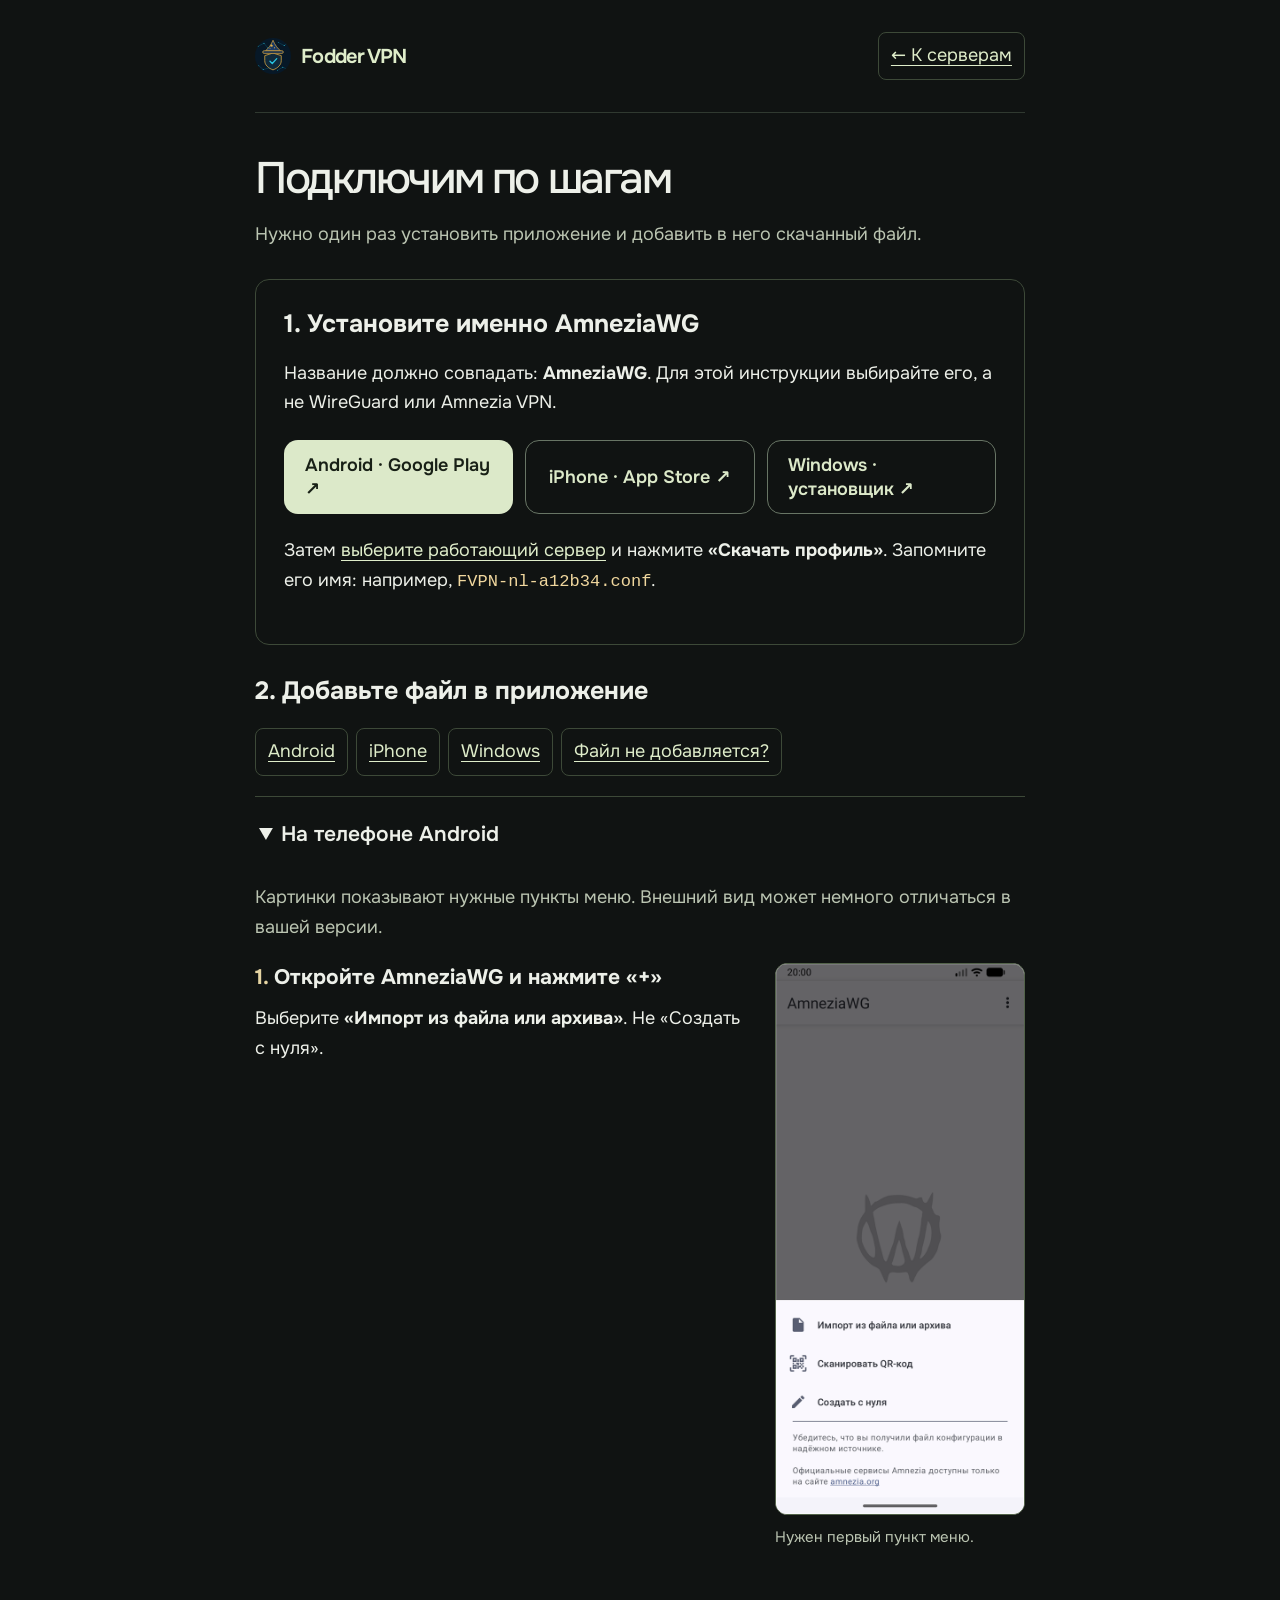
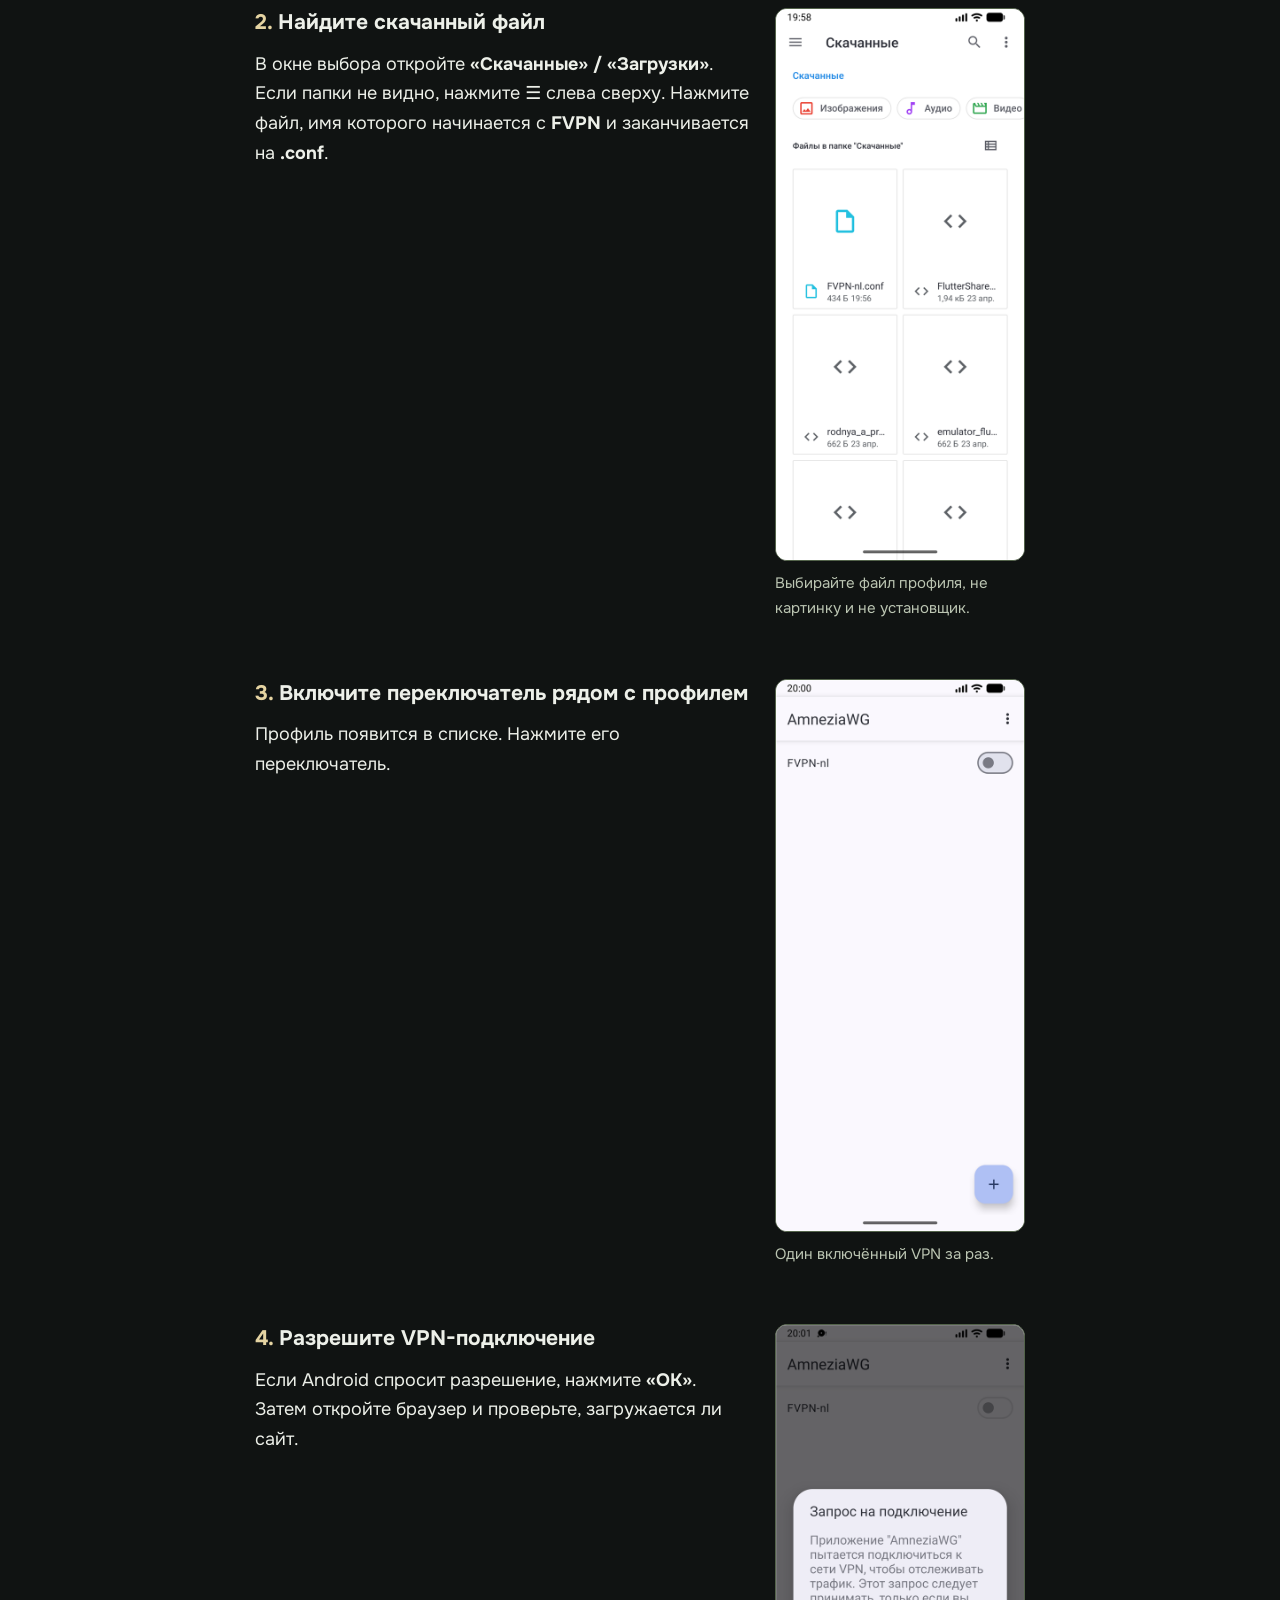
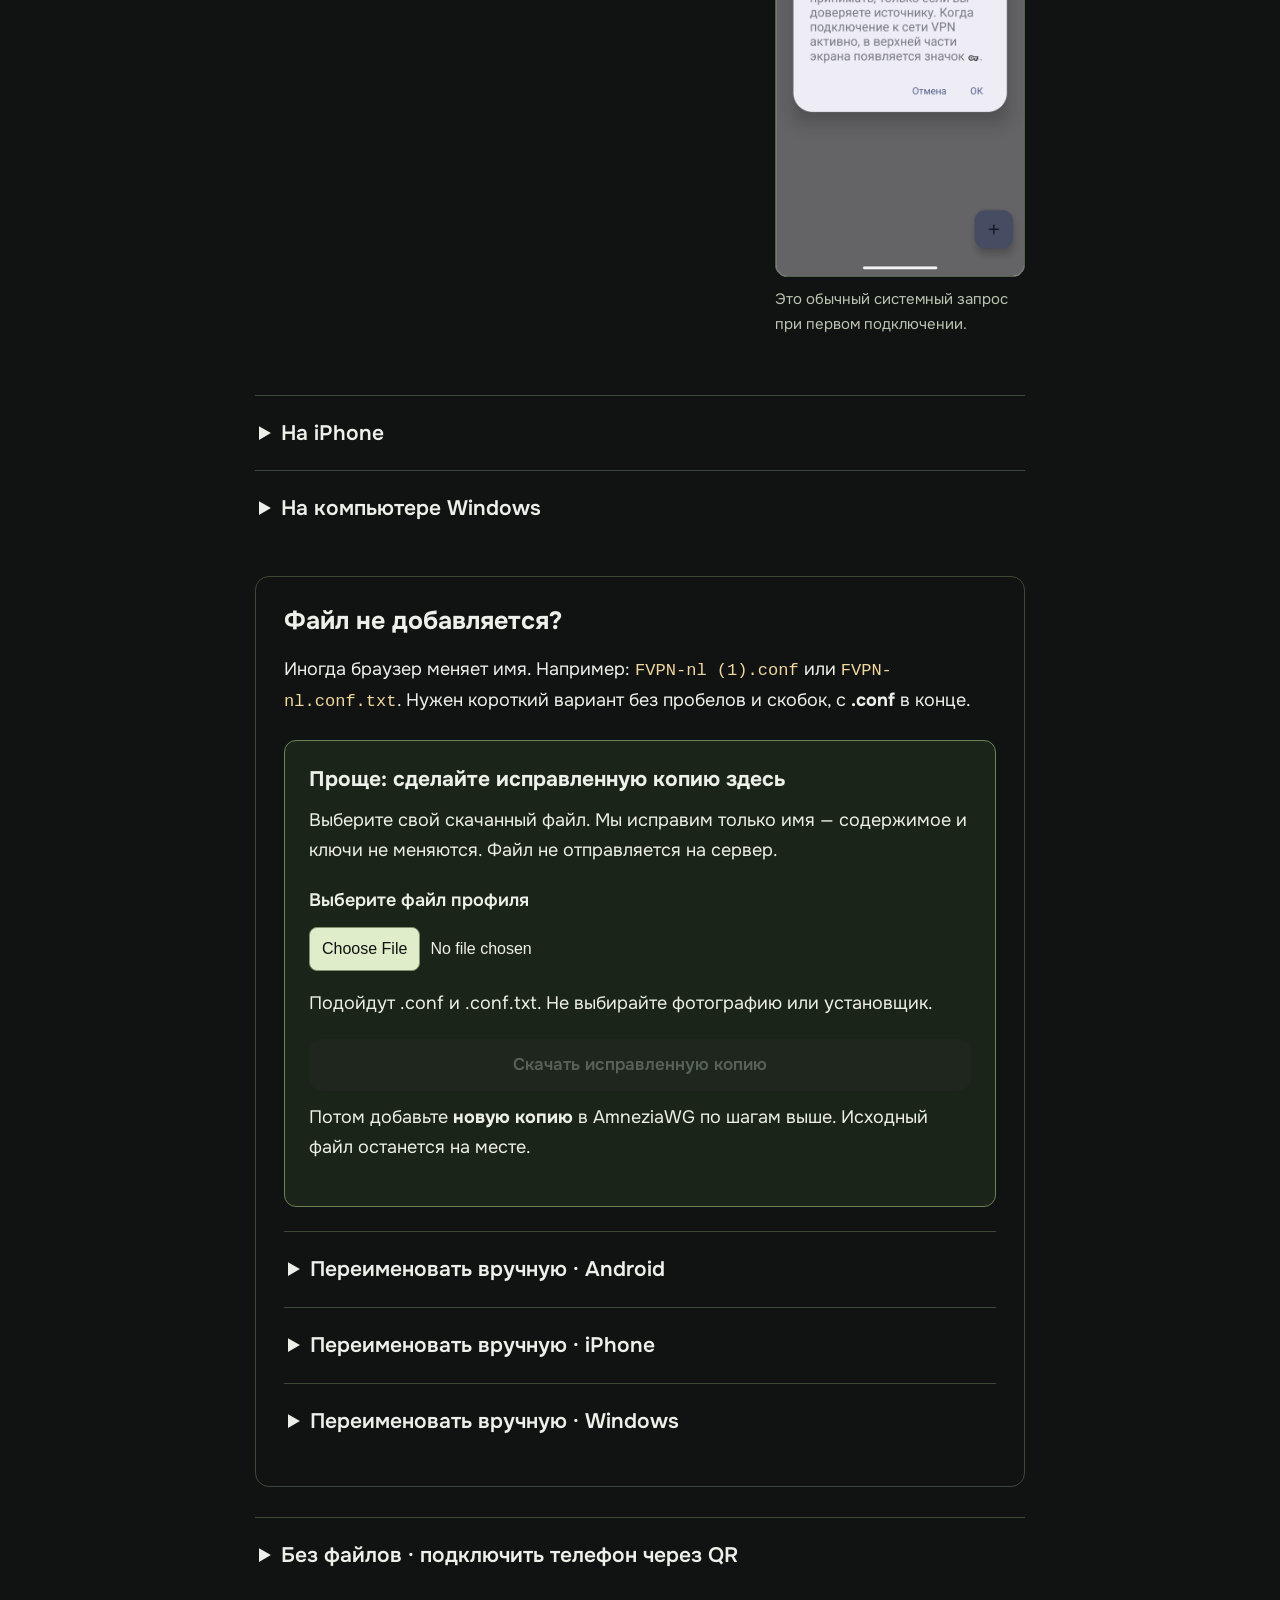
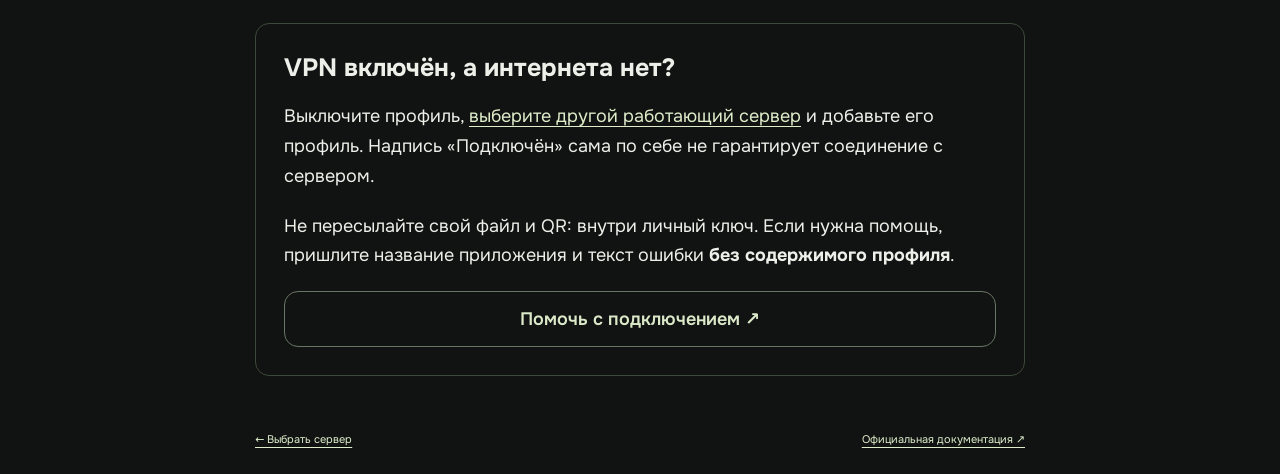
<file: web/connect/guide.html>
<!doctype html>
<html lang="ru" class="vpn-public">
<head>
<meta charset="utf-8">
<meta name="viewport" content="width=device-width, initial-scale=1, viewport-fit=cover">
<meta name="theme-color" content="#101312">
<meta name="color-scheme" content="dark">
<meta name="referrer" content="no-referrer">
<link rel="icon" href="data:,">
<title>Как подключить VPN — инструкция с картинками</title>
<link rel="stylesheet" href="atlas.css">
<link rel="stylesheet" href="server-catalog.css">
<link rel="stylesheet" href="guide.css">
<script src="profile-file.js" defer></script>
<script src="guide.js" defer></script>
</head>
<body>
<a class="skip-link" href="#install">К инструкции</a>
<main class="app vpn-minimal vpn-guide">
  <header class="vpn-hero"><a class="vpn-brand" href="join.html"><img src="assets/crest.svg" alt="" width="36" height="36"><span>Fodder VPN</span></a><a class="guide-back" href="join.html">← К серверам</a></header>
  <h1>Подключим по шагам</h1>
  <p class="guide-lead">Нужно один раз установить приложение и добавить в него скачанный файл.</p>
  <section class="guide-install" id="install" aria-labelledby="install-title">
    <h2 id="install-title">1. Установите именно AmneziaWG</h2>
    <p>Название должно совпадать: <strong>AmneziaWG</strong>. Для этой инструкции выбирайте его, а не WireGuard или Amnezia VPN.</p>
    <div class="guide-downloads">
      <a class="btn btn--primary" href="https://play.google.com/store/apps/details?id=org.amnezia.awg" target="_blank" rel="noopener noreferrer">Android · Google Play ↗</a>
      <a class="btn btn--secondary" href="https://apps.apple.com/app/amneziawg/id6478942365" target="_blank" rel="noopener noreferrer">iPhone · App Store ↗</a>
      <a class="btn btn--secondary" href="https://github.com/amnezia-vpn/amneziawg-windows-client/releases/latest" target="_blank" rel="noopener noreferrer">Windows · установщик ↗</a>
    </div>
    <p>Затем <a href="join.html">выберите работающий сервер</a> и нажмите <strong>«Скачать профиль»</strong>. Запомните его имя: например, <code>FVPN-nl-a12b34.conf</code>.</p>
  </section>
  <h2>2. Добавьте файл в приложение</h2>
  <nav class="guide-device-nav" aria-label="Ваше устройство"><a href="#android">Android</a><a href="#iphone">iPhone</a><a href="#windows">Windows</a><a href="#filename">Файл не добавляется?</a></nav>
  <details class="guide-device" id="android" open>
    <summary>На телефоне Android</summary>
    <p class="guide-caption">Картинки показывают нужные пункты меню. Внешний вид может немного отличаться в вашей версии.</p>
    <ol class="guide-steps">
      <li><h3>Откройте AmneziaWG и нажмите «+»</h3><p>Выберите <strong>«Импорт из файла или архива»</strong>. Не «Создать с нуля».</p><figure><img src="assets/guide/and-3b-import.png" alt="Меню AmneziaWG: первый пункт — Импорт из файла или архива" width="560" height="1244" loading="lazy"><figcaption>Нужен первый пункт меню.</figcaption></figure></li>
      <li><h3>Найдите скачанный файл</h3><p>В окне выбора откройте <strong>«Скачанные» / «Загрузки»</strong>. Если папки не видно, нажмите <strong>☰</strong> слева сверху. Нажмите файл, имя которого начинается с <strong>FVPN</strong> и заканчивается на <strong>.conf</strong>.</p><figure><img src="assets/guide/and-3a-files.png" alt="Папка Скачанные: файл FVPN-nl.conf" width="560" height="1244" loading="lazy"><figcaption>Выбирайте файл профиля, не картинку и не установщик.</figcaption></figure></li>
      <li><h3>Включите переключатель рядом с профилем</h3><p>Профиль появится в списке. Нажмите его переключатель.</p><figure><img src="assets/guide/and-3c-tunnel.png" alt="Список туннелей AmneziaWG с переключателем рядом с профилем" width="560" height="1244" loading="lazy"><figcaption>Один включённый VPN за раз.</figcaption></figure></li>
      <li><h3>Разрешите VPN-подключение</h3><p>Если Android спросит разрешение, нажмите <strong>«ОК»</strong>. Затем откройте браузер и проверьте, загружается ли сайт.</p><figure><img src="assets/guide/and-3d-permission.png" alt="Android запрашивает разрешение создать VPN-подключение: кнопка ОК" width="560" height="1244" loading="lazy"><figcaption>Это обычный системный запрос при первом подключении.</figcaption></figure></li>
    </ol>
  </details>
  <details class="guide-device" id="iphone">
    <summary>На iPhone</summary>
    <ol class="guide-text-steps">
      <li>В Safari нажмите <strong>«Скачать профиль» → «Загрузить»</strong>. Файл обычно попадает в приложение <strong>«Файлы» → «Обзор» → «Загрузки»</strong> (в iCloud Drive или «На iPhone»).</li>
      <li>Откройте <strong>AmneziaWG</strong>. Нажмите <strong>«+» → «Импорт из файла или архива»</strong>.</li>
      <li>Выберите скачанный файл <strong>FVPN… .conf</strong>. Если приложение попросит название, введите <strong>FVPN-nl</strong> и сохраните.</li>
      <li>Включите переключатель у профиля. На запрос добавления VPN-конфигурации нажмите <strong>«Разрешить»</strong> и подтвердите кодом телефона или Face ID.</li>
    </ol>
    <p>Не видите файл? Откройте «Файлы», найдите его в «Загрузках», удерживайте → «Поделиться» и посмотрите, доступна ли AmneziaWG.</p>
  </details>
  <details class="guide-device" id="windows">
    <summary>На компьютере Windows</summary>
    <ol class="guide-text-steps">
      <li>По ссылке выше скачайте установщик AmneziaWG. Для обычного современного ПК выберите вариант <strong>amd64 / x64</strong>. Запустите его и завершите установку.</li>
      <li>В AmneziaWG внизу слева нажмите <strong>«Добавить туннель»</strong> (или стрелку рядом) → <strong>«Импорт туннелей из файла…»</strong>.</li>
      <li>В окне выбора слева нажмите <strong>«Загрузки»</strong>. Выберите скачанный <strong>FVPN… .conf</strong> → <strong>«Открыть»</strong>.</li>
      <li>Выберите появившийся профиль слева и нажмите <strong>«Подключить»</strong>. Откройте браузер и проверьте интернет.</li>
    </ol>
    <p>Файла не видно или приложение ругается на имя? Следующий раздел поможет.</p>
  </details>
  <section class="guide-fix" id="filename" aria-labelledby="filename-title">
    <h2 id="filename-title">Файл не добавляется?</h2>
    <p>Иногда браузер меняет имя. Например: <code>FVPN-nl (1).conf</code> или <code>FVPN-nl.conf.txt</code>. Нужен короткий вариант без пробелов и скобок, с <strong>.conf</strong> в конце.</p>
    <div class="guide-repair">
      <h3>Проще: сделайте исправленную копию здесь</h3>
      <p>Выберите свой скачанный файл. Мы исправим только имя — содержимое и ключи не меняются. Файл не отправляется на сервер.</p>
      <label class="guide-file-label" for="repair-file">Выберите файл профиля</label>
      <input type="file" id="repair-file" accept=".conf,.txt,text/plain" aria-describedby="repair-status">
      <p id="repair-status" role="status">Подойдут .conf и .conf.txt. Не выбирайте фотографию или установщик.</p>
      <button class="btn btn--primary" id="repair-download" type="button" disabled>Скачать исправленную копию</button>
      <p>Потом добавьте <strong>новую копию</strong> в AmneziaWG по шагам выше. Исходный файл останется на месте.</p>
      <noscript><p>Для этой кнопки нужен JavaScript. Ниже есть способ переименовать вручную.</p></noscript>
    </div>
    <details class="guide-device" id="rename-android"><summary>Переименовать вручную · Android</summary><ol class="guide-text-steps"><li>Откройте приложение <strong>«Файлы»</strong> или <strong>«Мои файлы»</strong> → <strong>«Загрузки» / «Скачанные»</strong>.</li><li>Нажмите на файл и <strong>удерживайте палец</strong>. Откройте меню <strong>⋮</strong> → <strong>«Переименовать»</strong>. На некоторых телефонах меню находится рядом с самим файлом.</li><li>Удалите старое имя целиком и напишите <strong>FVPN-nl.conf</strong>. Без пробелов, скобок и .txt.</li><li>Нажмите <strong>«ОК» / «Сохранить»</strong>. Если спрашивают о смене расширения — подтвердите. Вернитесь в AmneziaWG и импортируйте файл заново.</li></ol><p>Если такое имя уже занято, используйте <strong>FVPN-nl-2.conf</strong>.</p></details>
    <details class="guide-device" id="rename-iphone"><summary>Переименовать вручную · iPhone</summary><ol class="guide-text-steps"><li>Откройте <strong>«Файлы» → «Обзор» → «Загрузки»</strong> (в iCloud Drive или «На iPhone»).</li><li>Удерживайте палец на файле → <strong>«Переименовать»</strong>.</li><li>Замените имя на <strong>FVPN-nl.conf</strong>. Если расширение показано отдельно, меняйте его с <strong>txt</strong> на <strong>conf</strong>; не добавляйте вторую точку .conf.</li><li>Нажмите <strong>«Готово»</strong> и подтвердите смену расширения, если попросят. Снова выберите файл в AmneziaWG.</li></ol><p>Если .txt не видно, удобнее сделать исправленную копию кнопкой выше.</p></details>
    <details class="guide-device" id="rename-windows"><summary>Переименовать вручную · Windows</summary><ol class="guide-text-steps"><li>Откройте <strong>«Проводник»</strong> — значок жёлтой папки. Слева выберите <strong>«Загрузки»</strong>.</li><li>Сначала покажите окончание файла. <strong>Windows 11:</strong> вверху <strong>«Просмотреть» / «Вид» → «Показать» → «Расширения имён файлов»</strong>. <strong>Windows 10:</strong> вкладка <strong>«Вид»</strong> → поставьте галочку <strong>«Расширения имён файлов»</strong>.</li><li>Нажмите файл <strong>правой кнопкой мыши</strong> → <strong>«Переименовать»</strong>. В Windows 11, если пункта не видно, откройте <strong>«Показать дополнительные параметры»</strong>. Другой способ: один раз выделите файл и нажмите <strong>F2</strong>.</li><li>Выделите <strong>всё имя вместе с окончанием</strong> (Ctrl+A) и введите <strong>FVPN-nl.conf</strong>. Нажмите <strong>Enter</strong>. На предупреждение «Изменить расширение?» ответьте <strong>«Да»</strong>.</li><li>В AmneziaWG повторите <strong>«Добавить туннель» → «Импорт туннелей из файла…»</strong> и выберите исправленный файл.</li></ol><p>Если такое имя уже занято, используйте <strong>FVPN-nl-2.conf</strong>. Ничего внутри файла редактировать не нужно.</p></details>
  </section>
  <details class="guide-device" id="qr"><summary>Без файлов · подключить телефон через QR</summary><ol class="guide-text-steps"><li>На <strong>другом устройстве</strong>, например компьютере, откройте <a href="join.html">список серверов</a> → нажмите <strong>«QR»</strong> у работающего сервера.</li><li>На телефоне откройте AmneziaWG → <strong>«+» → «Сканировать QR-код»</strong>. Разрешите камеру и наведите её на экран компьютера.</li><li>Сохраните профиль и включите его. Если спросят разрешение на VPN, подтвердите.</li></ol><p>С того же телефона сканировать собственный экран неудобно — используйте файл по инструкции выше.</p></details>
  <section class="guide-install" aria-labelledby="no-internet"><h2 id="no-internet">VPN включён, а интернета нет?</h2><p>Выключите профиль, <a href="join.html">выберите другой работающий сервер</a> и добавьте его профиль. Надпись «Подключён» сама по себе не гарантирует соединение с сервером.</p><p>Не пересылайте свой файл и QR: внутри личный ключ. Если нужна помощь, пришлите название приложения и текст ошибки <strong>без содержимого профиля</strong>.</p><a class="btn btn--secondary" href="https://t.me/foddervpnbot?start=help" target="_blank" rel="noopener noreferrer">Помочь с подключением ↗</a></section>
  <footer class="vpn-footer"><a href="join.html">← Выбрать сервер</a><a href="https://docs.amnezia.org/documentation/alternative-clients/" target="_blank" rel="noopener noreferrer">Официальная документация ↗</a></footer>
</main>
</body>
</html>
</file>
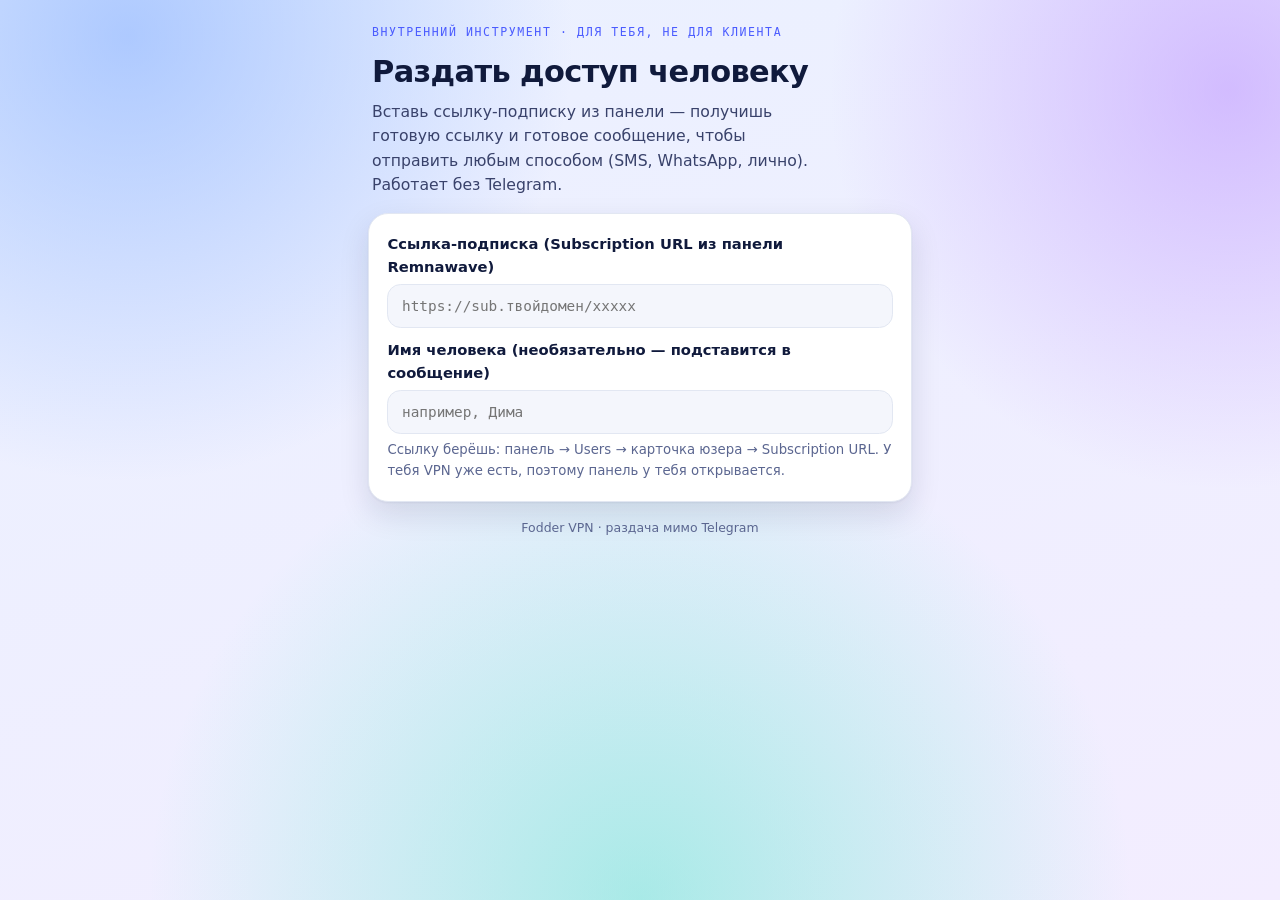
<file: web/connect/share.html>
<!doctype html>
<html lang="ru">
<head>
<meta charset="utf-8">
<meta name="viewport" content="width=device-width, initial-scale=1, viewport-fit=cover">
<meta name="color-scheme" content="light dark">
<title>Раздать доступ · Fodder VPN</title>
<style>
  :root{
    --ink:#101a3c; --ink-soft:#39426b; --muted:#5b6690;
    --card:#ffffff; --card-2:#f4f6fc; --line:#e2e7f2;
    --go1:#10c48a; --go2:#0bb6c6; --on-go:#04150f; --accent:#4b5cff;
    --shadow:0 1px 2px rgba(16,26,60,.05), 0 12px 30px rgba(16,26,60,.12);
    --sans:"Segoe UI Variable Text","Segoe UI",system-ui,-apple-system,"SF Pro Text",Roboto,sans-serif;
    --mono:"SF Mono","Cascadia Mono",Consolas,ui-monospace,monospace;
    --b1:#7aa8ff; --b2:#b98cff; --b3:#5fe6cf; --base-a:#eaf1ff; --base-b:#f3edff;
  }
  @media (prefers-color-scheme:dark){:root{
    --ink:#eef1fb; --ink-soft:#c2cae6; --muted:#95a0c8;
    --card:#161d38; --card-2:#101830; --line:#26305a;
    --shadow:0 1px 2px rgba(0,0,0,.3), 0 16px 38px rgba(0,0,0,.5);
    --b1:#2f45c9; --b2:#7a34e6; --b3:#0f9f8c; --base-a:#0a0f22; --base-b:#150a26;
  }}
  *{box-sizing:border-box} html{font-size:100%}
  body{margin:0;min-height:100dvh;color:var(--ink);font-family:var(--sans);font-size:1.0625rem;line-height:1.55;
    -webkit-font-smoothing:antialiased;padding:max(1rem,env(safe-area-inset-top)) 1rem 3rem;
    background:
      radial-gradient(58vw 58vw at 10% 4%, color-mix(in srgb,var(--b1),transparent 46%), transparent 60%),
      radial-gradient(52vw 52vw at 96% 10%, color-mix(in srgb,var(--b2),transparent 48%), transparent 60%),
      radial-gradient(60vw 60vw at 50% 100%, color-mix(in srgb,var(--b3),transparent 50%), transparent 64%),
      linear-gradient(160deg,var(--base-a),var(--base-b)); background-attachment:fixed;}
  .wrap{max-width:34rem;margin:0 auto}
  header{padding:.5rem .25rem 1rem}
  .eyebrow{font-family:var(--mono);font-size:.72rem;letter-spacing:.14em;text-transform:uppercase;color:var(--accent);margin:0 0 .4rem}
  h1{font-size:clamp(1.5rem,5.5vw,1.9rem);letter-spacing:-.02em;margin:0 0 .3rem;text-wrap:balance}
  .sub{color:var(--ink-soft);margin:0;font-size:.98rem;max-width:44ch}
  .card{background:var(--card);border:1px solid var(--line);border-radius:1.25rem;box-shadow:var(--shadow);padding:1.15rem 1.15rem 1.25rem;margin-bottom:1rem}
  label{display:block;font-weight:600;font-size:.92rem;margin:.7rem 0 .35rem}
  label:first-child{margin-top:0}
  input,textarea{width:100%;font-family:var(--mono);font-size:.9rem;padding:.8rem .85rem;border-radius:.85rem;border:1px solid var(--line);background:var(--card-2);color:var(--ink);resize:vertical}
  textarea{font-family:var(--sans);min-height:6.5rem;line-height:1.5}
  input:focus,textarea:focus{outline:2px solid var(--accent);outline-offset:1px;border-color:var(--accent)}
  .hint{font-size:.83rem;color:var(--muted);margin:.4rem 0 0}
  #out{display:none}
  #out.on{display:block}
  .row{margin-bottom:1rem}
  .row h3{margin:0 0 .5rem;font-size:.95rem;display:flex;align-items:center;gap:.5rem}
  .row h3 .n{width:1.5rem;height:1.5rem;border-radius:50%;background:linear-gradient(150deg,var(--go1),var(--go2));color:var(--on-go);font-size:.8rem;font-weight:800;display:grid;place-items:center}
  .valuebox{display:flex;gap:.5rem;align-items:stretch}
  .valuebox code{flex:1;font-family:var(--mono);font-size:.8rem;color:var(--ink-soft);background:var(--card-2);border:1px solid var(--line);border-radius:.7rem;padding:.65rem .7rem;overflow:hidden;text-overflow:ellipsis;white-space:nowrap;overflow-wrap:anywhere}
  .copy{flex:none;font-family:inherit;font-size:.85rem;font-weight:650;border:1px solid transparent;background:linear-gradient(150deg,var(--go1),var(--go2));color:var(--on-go);border-radius:.7rem;padding:.65rem .95rem;cursor:pointer}
  .copy:active{transform:scale(.97)}
  .copy.ghost{background:var(--card);color:var(--ink);border-color:var(--line)}
  .apps{display:flex;flex-wrap:wrap;gap:.5rem}
  .apps a{text-decoration:none;font-weight:600;font-size:.85rem;padding:.55rem .8rem;border-radius:.7rem;border:1px solid var(--line);background:var(--card-2);color:var(--ink)}
  .tip{background:color-mix(in srgb,var(--accent),transparent 88%);border:1px solid color-mix(in srgb,var(--accent),transparent 70%);border-radius:1rem;padding:.9rem 1rem;font-size:.9rem;color:var(--ink-soft)}
  .tip b{color:var(--ink)}
  footer{text-align:center;color:var(--muted);font-size:.78rem;margin-top:.5rem}
</style>
</head>
<body>
<div class="wrap">
  <header>
    <p class="eyebrow">Внутренний инструмент · для тебя, не для клиента</p>
    <h1>Раздать доступ человеку</h1>
    <p class="sub">Вставь ссылку-подписку из панели — получишь готовую ссылку и готовое сообщение, чтобы отправить любым способом (SMS, WhatsApp, лично). Работает без Telegram.</p>
  </header>

  <div class="card">
    <label for="sub">Ссылка-подписка (Subscription URL из панели Remnawave)</label>
    <input id="sub" type="url" inputmode="url" autocomplete="off" spellcheck="false" placeholder="https://sub.твойдомен/xxxxx">
    <label for="name">Имя человека (необязательно — подставится в сообщение)</label>
    <input id="name" type="text" autocomplete="off" placeholder="например, Дима">
    <p class="hint">Ссылку берёшь: панель → Users → карточка юзера → Subscription URL. У тебя VPN уже есть, поэтому панель у тебя открывается.</p>
  </div>

  <div class="card" id="out">
    <div class="row">
      <h3><span class="n">1</span> Ссылка-инструкция (открывается на телефоне)</h3>
      <div class="valuebox"><code id="link"></code><button class="copy" data-copy="link">Копировать</button></div>
      <p class="hint">Человек откроет её на телефоне → поставит приложение → нажмёт «Открыть мой профиль».</p>
    </div>
    <div class="row">
      <h3><span class="n">2</span> Готовое сообщение (скопируй и отправь)</h3>
      <textarea id="msg" rows="7"></textarea>
      <div class="valuebox" style="margin-top:.5rem"><button class="copy" data-copy="msg" style="flex:1">Скопировать сообщение</button></div>
    </div>
    <div class="row">
      <h3><span class="n">3</span> Прямой импорт в приложение (если нужно)</h3>
      <div class="apps" id="apps">
        <a id="a-hiddify" href="#">Hiddify</a>
        <a id="a-happ" href="#">Happ</a>
        <a id="a-v2raytun" href="#">v2RayTun</a>
        <a id="a-streisand" href="#">Streisand</a>
      </div>
      <p class="hint">Эти ссылки сразу добавляют профиль в конкретное приложение — на случай, если «Открыть мой профиль» не сработал.</p>
    </div>
    <div class="tip">
      <b>Если у человека даже сайт не открывается</b> (всё заблокировано): не шли ссылку — шли <b>QR или файл конфига</b>. QR возьми в панели в карточке юзера и отправь картинкой: адрес сервера зашит внутри, никакой сайт открывать не надо.
    </div>
  </div>

  <footer>Fodder VPN · раздача мимо Telegram</footer>
</div>

<script>
(function(){
  "use strict";
  var $=function(id){return document.getElementById(id);};
  function base(){
    var o=location.origin;
    if(/^https?:/i.test(o)) return o.replace(/\/$/,"")+"/connect/";
    return "https://82-25-60-19.nip.io/connect/"; // fallback when opened as a local file
  }
  function isHttp(u){return /^https?:\/\//i.test(u);}
  var state={link:"",msg:""};

  function render(){
    var sub=($("sub").value||"").trim();
    var name=($("name").value||"").trim();
    if(!isHttp(sub)){ $("out").classList.remove("on"); return; }
    var link=base()+"?sub="+encodeURIComponent(sub);
    state.link=link;
    var hi=name?("Привет, "+name+"! "):"Привет! ";
    state.msg=hi+"Держи доступ к VPN (без рекламы, работает в РФ):\n"+link+"\n\n"
      +"Открой ссылку на телефоне, поставь приложение по инструкции на странице и нажми «Открыть мой профиль». "
      +"После подключения интернет и Telegram заработают. Если что — пиши, помогу подключить.";
    $("link").textContent=link;
    $("msg").value=state.msg;
    $("a-hiddify").href="hiddify://import/"+sub;
    $("a-happ").href="happ://add/"+sub;
    $("a-v2raytun").href="v2raytun://import/"+sub;
    $("a-streisand").href="streisand://import/"+sub;
    $("out").classList.add("on");
  }
  $("sub").addEventListener("input",render);
  $("name").addEventListener("input",render);

  document.addEventListener("click",function(e){
    var btn=e.target.closest("[data-copy]"); if(!btn) return;
    var which=btn.getAttribute("data-copy");
    var text = which==="msg" ? $("msg").value : state.link;
    var done=function(){var t=btn.textContent;btn.textContent="Готово";setTimeout(function(){btn.textContent=t;},1400);};
    if(navigator.clipboard&&navigator.clipboard.writeText){navigator.clipboard.writeText(text).then(done,done);}
    else{try{var ta=which==="msg"?$("msg"):null;if(ta){ta.select();document.execCommand("copy");}done();}catch(_){}}
  });
})();
</script>
</body>
</html>
</file>
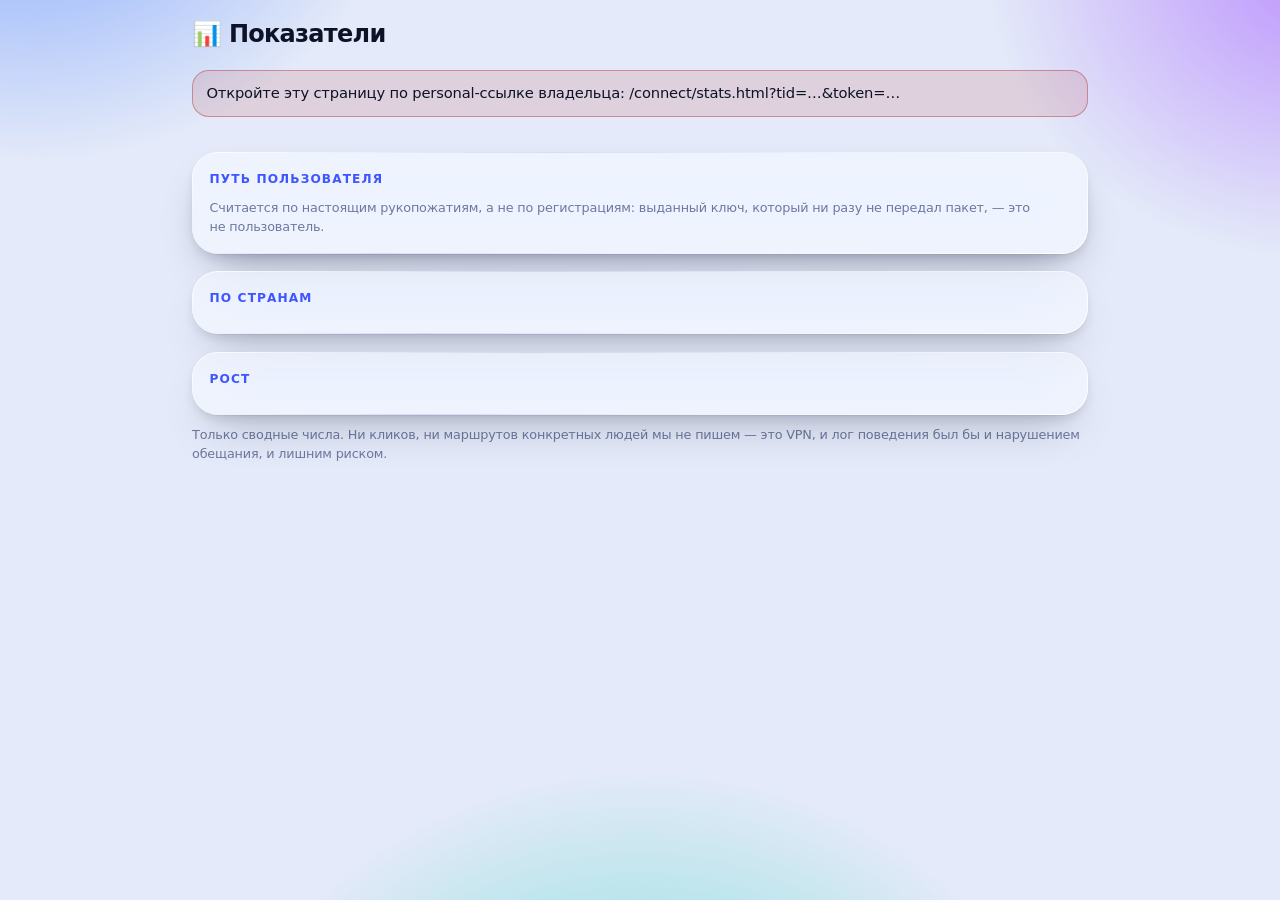
<file: web/connect/stats.html>
<!doctype html>
<html lang="ru">
<head>
<meta charset="utf-8">
<meta name="viewport" content="width=device-width, initial-scale=1, viewport-fit=cover">
<meta name="color-scheme" content="light dark">
<meta name="referrer" content="no-referrer">
<meta name="robots" content="noindex, nofollow">
<link rel="icon" href="data:,">
<title>Показатели · Fodder VPN</title>
<style>
@layer reset, tokens, material, layout, components;

@layer reset{
  *,*::before,*::after{box-sizing:border-box}
  [hidden]{display:none!important}
  body,h1,h2,h3,p{margin:0}
}

@layer tokens{
  :root{
    color-scheme:light dark;
    --ink-l:#0d1226;      --ink-d:#f3f5ff;
    --soft-l:#414c72;     --soft-d:#b9c2e4;
    --muted-l:#6e789e;    --muted-d:#8e98c0;
    --bg-l:#e4eaf9;       --bg-d:#05070f;
    --a1-l:#4b82ff;       --a1-d:#2a3ec9;
    --a2-l:#a35cff;       --a2-d:#6d2bd9;
    --a3-l:#12d3b4;       --a3-d:#0a8f80;
    --pane-l:rgba(255,255,255,.44);   --pane-d:rgba(255,255,255,.055);
    --rim-l:rgba(255,255,255,.95);    --rim-d:rgba(255,255,255,.42);
    --rim-dim-l:rgba(120,140,200,.22);--rim-dim-d:rgba(255,255,255,.05);
    --sheen-l:rgba(255,255,255,.55);  --sheen-d:rgba(255,255,255,.10);
    --fill-l:rgba(13,18,38,.055);     --fill-d:rgba(255,255,255,.085);
    --hair-l:rgba(13,18,38,.11);      --hair-d:rgba(255,255,255,.13);
    --accent-l:#3f56ff;   --accent-d:#8ea3ff;
    --go1-l:#00c98d;      --go1-d:#00e0a0;
    --go2-l:#0aa7d8;      --go2-d:#22bdea;
    --warn-l:#8a5a12;     --warn-d:#f3c983;
    --bad-l:#b3261e;      --bad-d:#ff9a8f;

    --ink:var(--ink-l); --soft:var(--soft-l); --muted:var(--muted-l);
    --bg:var(--bg-l); --a1:var(--a1-l); --a2:var(--a2-l); --a3:var(--a3-l);
    --pane:var(--pane-l); --rim:var(--rim-l); --rim-dim:var(--rim-dim-l);
    --sheen:var(--sheen-l); --fill:var(--fill-l); --hair:var(--hair-l);
    --accent:var(--accent-l); --go1:var(--go1-l); --go2:var(--go2-l);
    --warn:var(--warn-l); --bad:var(--bad-l);

    @media (prefers-color-scheme:dark){
      --ink:var(--ink-d); --soft:var(--soft-d); --muted:var(--muted-d);
      --bg:var(--bg-d); --a1:var(--a1-d); --a2:var(--a2-d); --a3:var(--a3-d);
      --pane:var(--pane-d); --rim:var(--rim-d); --rim-dim:var(--rim-dim-d);
      --sheen:var(--sheen-d); --fill:var(--fill-d); --hair:var(--hair-d);
      --accent:var(--accent-d); --go1:var(--go1-d); --go2:var(--go2-d);
      --warn:var(--warn-d); --bad:var(--bad-d);
    }
    @supports (color:light-dark(white,black)){
      --ink:light-dark(var(--ink-l),var(--ink-d));
      --soft:light-dark(var(--soft-l),var(--soft-d));
      --muted:light-dark(var(--muted-l),var(--muted-d));
      --bg:light-dark(var(--bg-l),var(--bg-d));
      --a1:light-dark(var(--a1-l),var(--a1-d));
      --a2:light-dark(var(--a2-l),var(--a2-d));
      --a3:light-dark(var(--a3-l),var(--a3-d));
      --pane:light-dark(var(--pane-l),var(--pane-d));
      --rim:light-dark(var(--rim-l),var(--rim-d));
      --rim-dim:light-dark(var(--rim-dim-l),var(--rim-dim-d));
      --sheen:light-dark(var(--sheen-l),var(--sheen-d));
      --fill:light-dark(var(--fill-l),var(--fill-d));
      --hair:light-dark(var(--hair-l),var(--hair-d));
      --accent:light-dark(var(--accent-l),var(--accent-d));
      --go1:light-dark(var(--go1-l),var(--go1-d));
      --go2:light-dark(var(--go2-l),var(--go2-d));
      --warn:light-dark(var(--warn-l),var(--warn-d));
      --bad:light-dark(var(--bad-l),var(--bad-d));
    }
    --r-lg:1.6rem; --r-md:1.05rem; --r-sm:.8rem;
    --lift:0 .5px 1px rgba(9,14,40,.10), 0 6px 16px -6px rgba(9,14,40,.22), 0 22px 48px -22px rgba(9,14,40,.42);
    --sans:-apple-system,BlinkMacSystemFont,"SF Pro Display","Segoe UI Variable Text","Segoe UI",system-ui,Roboto,sans-serif;
    --num:ui-monospace,"SF Mono","Cascadia Mono",Consolas,monospace;
  }
}

@layer layout{
  body{min-height:100dvh;color:var(--ink);background:var(--bg);font-family:var(--sans);
    font-size:1rem;line-height:1.5;letter-spacing:-.011em;-webkit-font-smoothing:antialiased;
    padding:max(1rem,env(safe-area-inset-top)) 1rem calc(2.5rem + env(safe-area-inset-bottom))}
  .aurora{position:fixed;inset:-20% -10%;z-index:-1;pointer-events:none;
    background:
      radial-gradient(36rem 30rem at 10% 2%, color-mix(in oklab,var(--a1),transparent 34%), transparent 66%),
      radial-gradient(32rem 28rem at 94% 12%, color-mix(in oklab,var(--a2),transparent 40%), transparent 64%),
      radial-gradient(40rem 34rem at 50% 104%, color-mix(in oklab,var(--a3),transparent 46%), transparent 66%)}
  .wrap{max-width:56rem;margin-inline:auto}
  header{display:flex;align-items:baseline;justify-content:space-between;gap:1rem;
    flex-wrap:wrap;margin-block-end:1.1rem}
  .grid{display:grid;gap:.8rem;grid-template-columns:repeat(auto-fit,minmax(13rem,1fr))}
  section{margin-block-start:1.1rem}
}

@layer material{
  .glass{position:relative;isolation:isolate;background:var(--pane);border-radius:var(--r-lg);
    box-shadow:var(--lift);padding:1.1rem}
  .glass::before{content:"";position:absolute;inset:0;border-radius:inherit;padding:1px;pointer-events:none;
    background:linear-gradient(150deg,var(--rim),var(--rim-dim) 34%,transparent 62%,var(--rim) 100%);
    -webkit-mask:linear-gradient(#000 0 0) content-box,linear-gradient(#000 0 0);
    -webkit-mask-composite:xor;mask:linear-gradient(#000 0 0) content-box,linear-gradient(#000 0 0);
    mask-composite:exclude}
  @supports (backdrop-filter:blur(1px)) or (-webkit-backdrop-filter:blur(1px)){
    .glass{-webkit-backdrop-filter:blur(26px) saturate(180%);backdrop-filter:blur(26px) saturate(180%)}
  }
  @media (prefers-reduced-transparency:reduce){
    .glass{-webkit-backdrop-filter:none;backdrop-filter:none;background:var(--bg)}
    .aurora{opacity:.3}
  }
  @media (prefers-contrast:more){ .glass{background:var(--bg)} }
}

@layer components{
  h1{font-size:1.5rem;font-weight:700;letter-spacing:-.03em}
  .stamp{color:var(--muted);font-size:.82rem}
  h2{font-size:.76rem;letter-spacing:.09em;text-transform:uppercase;color:var(--accent);
    font-weight:700;margin-block-end:.6rem}
  .kpi b{display:block;font-family:var(--num);font-size:1.9rem;font-weight:700;letter-spacing:-.03em;
    line-height:1.1;font-variant-numeric:tabular-nums}
  .kpi span{display:block;color:var(--soft);font-size:.85rem;margin-block-start:.25rem}
  .kpi small{display:block;color:var(--muted);font-size:.76rem;margin-block-start:.3rem}
  .good{color:var(--go1)} .bad{color:var(--bad)} .warn{color:var(--warn)}

  .step{display:grid;grid-template-columns:1fr auto;gap:.2rem .8rem;align-items:baseline;
    padding:.7rem .85rem;border-radius:var(--r-sm);margin-block-start:.4rem;background:var(--fill);
    box-shadow:inset 0 0 0 1px var(--hair)}
  .step b{font-family:var(--num);font-size:1.15rem;font-variant-numeric:tabular-nums}
  .step span{color:var(--soft);font-size:.9rem}
  .step .bar{grid-column:1/-1;height:.32rem;border-radius:999px;margin-block-start:.4rem;
    background:color-mix(in oklab,var(--accent),transparent 86%);overflow:hidden}
  .step .bar i{display:block;height:100%;border-radius:999px;
    background:linear-gradient(90deg,var(--go1),var(--go2))}

  table{inline-size:100%;border-collapse:collapse;font-size:.9rem}
  th{text-align:start;color:var(--muted);font-weight:600;font-size:.78rem;
    padding:.35rem .5rem;border-block-end:1px solid var(--hair)}
  td{padding:.5rem;border-block-end:1px solid var(--hair);font-variant-numeric:tabular-nums}
  td:first-child{font-weight:600}
  tr:last-child td{border-block-end:0}

  .alert{border-radius:var(--r-md);padding:.8rem .9rem;margin-block-start:.5rem;font-size:.92rem;
    background:color-mix(in oklab,var(--warn),transparent 88%);
    box-shadow:inset 0 0 0 1px color-mix(in oklab,var(--warn),transparent 62%)}
  .alert.critical{background:color-mix(in oklab,var(--bad),transparent 88%);
    box-shadow:inset 0 0 0 1px color-mix(in oklab,var(--bad),transparent 60%)}
  .alert.info{background:color-mix(in oklab,var(--accent),transparent 90%);
    box-shadow:inset 0 0 0 1px color-mix(in oklab,var(--accent),transparent 72%)}
  .hint{color:var(--muted);font-size:.8rem;margin-block-start:.6rem;text-wrap:pretty}
  .empty{color:var(--muted);font-size:.9rem}
}
</style>
</head>
<body>
<div class="aurora" aria-hidden="true"></div>

<main class="wrap">
  <header>
    <h1>📊 Показатели</h1>
    <span class="stamp" id="stamp">загружаем…</span>
  </header>

  <div id="alerts"></div>

  <section>
    <div class="grid" id="kpis"></div>
  </section>

  <section class="glass" id="trend-card" hidden>
    <h2>Динамика</h2>
    <div id="trends"></div>
    <p class="hint">Один агрегат в сутки. Показывает, растём мы или стоим — по людям,
      подключениям и деньгам.</p>
  </section>

  <section class="glass">
    <h2>Путь пользователя</h2>
    <div id="funnel"></div>
    <p class="hint">Считается по настоящим рукопожатиям, а не по регистрациям: выданный ключ,
      который ни разу не передал пакет, — это не пользователь.</p>
  </section>

  <section class="glass">
    <h2>По странам</h2>
    <div id="countries"></div>
  </section>

  <section class="glass">
    <h2>Рост</h2>
    <div class="grid" id="growth"></div>
  </section>

  <p class="hint">Только сводные числа. Ни кликов, ни маршрутов конкретных людей мы не пишем —
    это VPN, и лог поведения был бы и нарушением обещания, и лишним риском.</p>
</main>

<script>
(function(){
  "use strict";
  var $=function(id){return document.getElementById(id);};
  var params=new URLSearchParams(location.search);
  var tid=(params.get("tid")||"").trim(), token=(params.get("token")||"").trim();

  function num(value){return (Number(value)||0).toLocaleString("ru-RU");}
  function bytes(value){
    value=Number(value)||0;
    if(value<1048576)return Math.round(value/1024)+" КБ";
    if(value<1073741824)return (value/1048576).toFixed(1)+" МБ";
    return (value/1073741824).toFixed(2)+" ГБ";
  }
  function el(tag,cls,text){
    var node=document.createElement(tag);
    if(cls)node.className=cls;
    if(text!==undefined)node.textContent=text;
    return node;
  }
  function kpi(value,label,note,tone){
    var card=el("div","glass kpi");
    var strong=el("b",tone||"",value);
    card.appendChild(strong);
    card.appendChild(el("span","",label));
    if(note)card.appendChild(el("small","",note));
    return card;
  }

  function render(d){
    $("stamp").textContent="обновлено "+new Date(d.generated_at*1000).toLocaleString("ru-RU")
      +(d.bot_reachable?"":" · биллинг недоступен");

    var alerts=$("alerts");alerts.textContent="";
    (d.alerts||[]).forEach(function(item){
      alerts.appendChild(el("div","alert "+(item.level||""),item.text));
    });

    var b=d.business||{}, f=d.funnel||{}, a=d.audience||{};
    var kpis=$("kpis");kpis.textContent="";
    kpis.appendChild(kpi(num(b.users_total),"Пользователей всего","+"+num(b.new_week)+" за неделю"));
    kpis.appendChild(kpi(num(f.active_7d),"Пользуются за 7 дней",
      f.ever_connected?("из "+num(f.ever_connected)+" когда-либо подключавшихся"):"ещё никто не подключался",
      f.active_7d?"good":"bad"));
    kpis.appendChild(kpi(num(b.subs_paid),"Платных подписок",
      num(b.subs_trial)+" на пробном", b.subs_paid?"good":"warn"));
    kpis.appendChild(kpi(b.balance_rubles.toFixed(0)+" ₽","На балансах",
      "оплачено сегодня: "+b.paid_today_rubles.toFixed(0)+" ₽"));
    kpis.appendChild(kpi(bytes(d.traffic_bytes),"Трафик всего","по всем странам"));
    kpis.appendChild(kpi(num(a.from_invite),"Пришли по инвайту",
      num(a.from_telegram)+" через Telegram"));

    var steps=[
      ["Получили ключ",f.issued_key,null],
      ["Хоть раз подключились",f.ever_connected,f.connect_rate],
      ["Пользуются сейчас (7 дней)",f.active_7d,f.retention_rate],
      ["Платят",f.paying,null]
    ];
    var top=Math.max(1,f.issued_key||0);
    var box=$("funnel");box.textContent="";
    steps.forEach(function(row){
      var line=el("div","step");
      line.appendChild(el("span","",row[0]));
      line.appendChild(el("b","",num(row[1])+(row[2]!==null&&row[2]!==undefined?"  ·  "+row[2]+"%":"")));
      var bar=el("div","bar"), fill=el("i");
      fill.style.width=Math.round(100*(Number(row[1])||0)/top)+"%";
      bar.appendChild(fill);line.appendChild(bar);
      box.appendChild(line);
    });
    if(f.keys_never_used){
      box.appendChild(el("p","hint","Ключей выдано, но ни разу не использовано: "+num(f.keys_never_used)
        +". Обычно это застрявший импорт или оператор, режущий профиль."));
    }

    var countries=$("countries");countries.textContent="";
    if(!(d.countries||[]).length){
      countries.appendChild(el("p","empty","Ключей пока не выдавали."));
    }else{
      var table=el("table"), head=el("tr");
      ["Страна","Ключей","Подключались","Активны 7д","Трафик"].forEach(function(title){
        head.appendChild(el("th","",title));
      });
      table.appendChild(head);
      d.countries.forEach(function(row){
        var tr=el("tr");
        tr.appendChild(el("td","",row.label+(row.enabled?"":" (скрыта)")));
        tr.appendChild(el("td","",num(row.keys)));
        tr.appendChild(el("td",row.connected_keys?"":"bad",num(row.connected_keys)));
        tr.appendChild(el("td","",num(row.active_keys)));
        tr.appendChild(el("td","",bytes(row.bytes)));
        table.appendChild(tr);
      });
      countries.appendChild(table);
    }

    var history=d.history||[];
    var trendCard=document.getElementById("trend-card");
    var trends=$("trends");trends.textContent="";
    if(history.length>1){
      [["users","Пользователей"],["ever_connected","Подключались хоть раз"],
       ["active_7d","Активны за 7 дней"],["subs_paid","Платных подписок"],
       ["invites_redeemed","Активировано инвайтов"]].forEach(function(pair){
        var series=history.map(function(row){return Number(row[pair[0]])||0;});
        var change=series[series.length-1]-series[0];
        var line=el("div","step");
        line.appendChild(el("span","",pair[1]));
        var sign=change>0?"+":"";
        var strong=el("b",change>0?"good":(change<0?"bad":""),
          num(series[series.length-1])+"  ·  "+sign+num(change)+" за "+series.length+" дн");
        line.appendChild(strong);
        var bar=el("div","bar"), fill=el("i");
        var peak=Math.max.apply(null,series.concat([1]));
        fill.style.width=Math.round(100*series[series.length-1]/peak)+"%";
        bar.appendChild(fill);line.appendChild(bar);
        trends.appendChild(line);
      });
      trendCard.hidden=false;
    }else{
      trendCard.hidden=false;
      trends.appendChild(el("p","empty",
        "История копится с сегодняшнего дня — первые сравнения появятся завтра."));
    }

    var inv=d.invites||{};
    var growth=$("growth");growth.textContent="";
    growth.appendChild(kpi(num(inv.issued),"Инвайтов выпущено",num(inv.outstanding)+" ещё не активированы"));
    growth.appendChild(kpi(num(inv.redeemed),"Активировано",inv.redeem_rate+"% от выпущенных",
      inv.redeemed?"good":""));
    growth.appendChild(kpi(num(b.purchased_month),"Покупок за месяц",
      "конверсия триал→оплата: "+b.trial_to_paid+"%"));
    growth.appendChild(kpi(num(b.renewals),"Продлений",""));
  }

  function fail(text){
    $("stamp").textContent="";
    var alerts=$("alerts");alerts.textContent="";
    alerts.appendChild(el("div","alert critical",text));
  }

  if(!tid||!token){
    fail("Откройте эту страницу по personal-ссылке владельца: /connect/stats.html?tid=…&token=…");
    return;
  }

  function load(){
    fetch("/api/metrics?telegram_id="+encodeURIComponent(tid)+"&token="+encodeURIComponent(token),
          {headers:{"Accept":"application/json"}})
      .then(function(r){
        if(r.status===403)throw new Error("Доступ только для владельца.");
        if(!r.ok)throw new Error("Сервис недоступен, код "+r.status+".");
        return r.json();
      })
      .then(render)
      .catch(function(error){fail(error.message||"Не удалось получить показатели.");});
  }
  load();
  setInterval(load,60000);
})();
</script>
</body>
</html>
</file>
<file: web/connect/atlas.css>
/* Fodder VPN — "Звёздный атлас".
 *
 * Спокойный утилитарный VPN, оформленный добрым ночным картографом.
 * Один уровень подъёма, почти непрозрачные поверхности, тонкие границы.
 * Никакого glassmorphism, неона и градиента на каждой кнопке — это
 * серьёзный продукт, а не фэнтези-игра.
 *
 * Циан  — рабочее соединение или выбор.
 * Золото — бонус и награда.
 * Красный — только ошибка и удаление.
 */

/* ---------------------------------------------------------------- шрифт */
/* Onest, SIL Open Font License 1.1. Свой хостинг, а не CDN: наши люди
 * сидят без VPN, и внешний домен — лишняя точка отказа. */
@font-face {
  font-family: 'Onest';
  font-style: normal;
  font-weight: 400 700;
  font-display: swap;
  src: url('fonts/onest-cyrillic.woff2') format('woff2');
  unicode-range: U+0301, U+0400-045F, U+0490-0491, U+04B0-04B1, U+2116;
}
@font-face {
  font-family: 'Onest';
  font-style: normal;
  font-weight: 400 700;
  font-display: swap;
  src: url('fonts/onest-latin-ext.woff2') format('woff2');
  unicode-range: U+0100-02BA, U+02BD-02C5, U+02C7-02CC, U+02CE-02D7, U+02DD-02FF,
    U+0304, U+0308, U+0329, U+1D00-1DBF, U+1E00-1E9F, U+1EF2-1EFF, U+2020,
    U+20A0-20AB, U+20AD-20C0, U+2113, U+2C60-2C7F, U+A720-A7FF;
}
@font-face {
  font-family: 'Onest';
  font-style: normal;
  font-weight: 400 700;
  font-display: swap;
  src: url('fonts/onest-latin.woff2') format('woff2');
  unicode-range: U+0000-00FF, U+0131, U+0152-0153, U+02BB-02BC, U+02C6, U+02DA,
    U+02DC, U+0304, U+0308, U+0329, U+2000-206F, U+20AC, U+2122, U+2191, U+2193,
    U+2212, U+2215, U+FEFF, U+FFFD;
}

/* ---------------------------------------------------------------- токены */
:root {
  /* Сырая палитра — одна на обе темы, как в ките. */
  --navy-900: #071827;
  --navy-700: #102a3b;
  --cream: #e9e1d2;
  --parchment: #f5f0e4;
  --cyan: #28c7e4;
  --teal: #3b7c72;
  --gold: #e3ae43;
  --danger: #d65a5a;

  /* Светлая тема — значения по умолчанию, чтобы старые браузеры без
   * поддержки prefers-color-scheme получили рабочий контраст. */
  --bg: var(--parchment);
  --bg-glow: rgba(40, 199, 228, 0.06);
  --surface: #fffdf7;
  --surface-2: #f2ece0;
  --line: rgba(7, 24, 39, 0.12);
  --line-strong: rgba(7, 24, 39, 0.2);
  --text: var(--navy-900);
  --text-dim: rgba(7, 24, 39, 0.66);
  --text-mute: rgba(7, 24, 39, 0.6);
  --accent: var(--cyan);
  --accent-text: #0a6e85; /* циан как текст на светлом не проходит AA */
  --accent-soft: rgba(40, 199, 228, 0.14);
  --accent-ink: var(--navy-900);
  --ok: #2f6a60;
  --ok-soft: rgba(59, 124, 114, 0.14);
  --warn-text: #8a6410;
  --warn-soft: rgba(227, 174, 67, 0.18);
  --bad: #b23e3e;
  --bad-soft: rgba(214, 90, 90, 0.14);
  --skeleton: rgba(7, 24, 39, 0.09);
  --shadow: 0 1px 2px rgba(7, 24, 39, 0.06), 0 8px 24px rgba(7, 24, 39, 0.07);
  --star: rgba(7, 24, 39, 0.5);

  /* Шкала. 8-point grid. */
  --r-sm: 10px;
  --r-md: 14px;
  --r-lg: 18px;
  --pad: 16px;
  --tap: 48px;

  color-scheme: light dark;
  accent-color: var(--accent);
}

@media (prefers-color-scheme: dark) {
  :root {
    --bg: var(--navy-900);
    --bg-glow: rgba(40, 199, 228, 0.1);
    --surface: #0d2334;
    --surface-2: var(--navy-700);
    --line: rgba(233, 225, 210, 0.12);
    --line-strong: rgba(233, 225, 210, 0.22);
    --text: var(--parchment);
    --text-dim: rgba(233, 225, 210, 0.7);
    --text-mute: rgba(233, 225, 210, 0.64);
    --accent-text: var(--cyan);
    --accent-soft: rgba(40, 199, 228, 0.16);
    --ok: #6fbfae;
    --ok-soft: rgba(59, 124, 114, 0.24);
    --warn-text: var(--gold);
    --warn-soft: rgba(227, 174, 67, 0.16);
    --bad: #ef7b7b;
    --bad-soft: rgba(214, 90, 90, 0.16);
    --skeleton: rgba(233, 225, 210, 0.1);
    --shadow: 0 1px 2px rgba(0, 0, 0, 0.4), 0 10px 28px rgba(0, 0, 0, 0.35);
    --star: rgba(233, 225, 210, 0.55);
  }
}

/* Явный выбор темы (Telegram отдаёт свой colorScheme) должен побеждать
 * системную настройку в обе стороны. */
:root[data-theme='dark'] {
  --bg: var(--navy-900);
  --bg-glow: rgba(40, 199, 228, 0.1);
  --surface: #0d2334;
  --surface-2: var(--navy-700);
  --line: rgba(233, 225, 210, 0.12);
  --line-strong: rgba(233, 225, 210, 0.22);
  --text: var(--parchment);
  --text-dim: rgba(233, 225, 210, 0.7);
  --text-mute: rgba(233, 225, 210, 0.64);
  --accent-text: var(--cyan);
  --accent-soft: rgba(40, 199, 228, 0.16);
  --ok: #6fbfae;
  --ok-soft: rgba(59, 124, 114, 0.24);
  --warn-text: var(--gold);
  --warn-soft: rgba(227, 174, 67, 0.16);
  --bad: #ef7b7b;
  --bad-soft: rgba(214, 90, 90, 0.16);
  --skeleton: rgba(233, 225, 210, 0.1);
  --shadow: 0 1px 2px rgba(0, 0, 0, 0.4), 0 10px 28px rgba(0, 0, 0, 0.35);
  --star: rgba(233, 225, 210, 0.55);
  color-scheme: dark;
}
:root[data-theme='light'] {
  --bg: var(--parchment);
  --bg-glow: rgba(40, 199, 228, 0.06);
  --surface: #fffdf7;
  --surface-2: #f2ece0;
  --line: rgba(7, 24, 39, 0.12);
  --line-strong: rgba(7, 24, 39, 0.2);
  --text: var(--navy-900);
  --text-dim: rgba(7, 24, 39, 0.66);
  --text-mute: rgba(7, 24, 39, 0.6);
  --accent-text: #0a6e85;
  --accent-soft: rgba(40, 199, 228, 0.14);
  --ok: #2f6a60;
  --ok-soft: rgba(59, 124, 114, 0.14);
  --warn-text: #8a6410;
  --warn-soft: rgba(227, 174, 67, 0.18);
  --bad: #b23e3e;
  --bad-soft: rgba(214, 90, 90, 0.14);
  --skeleton: rgba(7, 24, 39, 0.09);
  --shadow: 0 1px 2px rgba(7, 24, 39, 0.06), 0 8px 24px rgba(7, 24, 39, 0.07);
  --star: rgba(7, 24, 39, 0.5);
  color-scheme: light;
}

/* ------------------------------------------------------------------ база */
*,
*::before,
*::after {
  box-sizing: border-box;
}

html {
  -webkit-text-size-adjust: 100%;
}

body {
  margin: 0;
  min-height: 100dvh;
  background: var(--bg);
  color: var(--text);
  font-family: 'Onest', 'Golos Text', system-ui, -apple-system, 'Segoe UI', Roboto,
    sans-serif;
  font-size: 16px;
  line-height: 24px;
  font-weight: 400;
  font-size-adjust: from-font;
  -webkit-font-smoothing: antialiased;
  overflow-wrap: break-word;
}

/* Звёздная карта — только в пустой области и почти невидимо. */
body::before {
  content: '';
  position: fixed;
  inset: 0;
  z-index: -1;
  pointer-events: none;
  background:
    radial-gradient(60% 42% at 50% 0%, var(--bg-glow), transparent 70%),
    radial-gradient(1.2px 1.2px at 18% 12%, var(--star), transparent),
    radial-gradient(1.2px 1.2px at 74% 8%, var(--star), transparent),
    radial-gradient(1px 1px at 41% 26%, var(--star), transparent),
    radial-gradient(1.4px 1.4px at 88% 33%, var(--star), transparent),
    radial-gradient(1px 1px at 9% 48%, var(--star), transparent),
    radial-gradient(1.2px 1.2px at 63% 61%, var(--star), transparent),
    radial-gradient(1px 1px at 27% 77%, var(--star), transparent),
    radial-gradient(1.3px 1.3px at 82% 88%, var(--star), transparent);
  opacity: 0.5;
}

img,
svg {
  max-width: 100%;
}

:focus-visible {
  outline: 2px solid var(--accent);
  outline-offset: 2px;
  border-radius: 4px;
}

::selection {
  background: var(--accent-soft);
}

/* -------------------------------------------------------------- иконки */
.i {
  width: 24px;
  height: 24px;
  flex: none;
  fill: none;
  stroke: currentColor;
  stroke-width: 1.6;
  stroke-linecap: round;
  stroke-linejoin: round;
}
.i--sm {
  width: 20px;
  height: 20px;
}
.i--lg {
  width: 28px;
  height: 28px;
}

/* --------------------------------------------------------- типографика */
.h1 {
  margin: 0;
  font-size: 24px;
  line-height: 32px;
  font-weight: 600;
  letter-spacing: -0.01em;
}
.h2 {
  margin: 0;
  font-size: 20px;
  line-height: 28px;
  font-weight: 600;
  letter-spacing: -0.01em;
}
.h3 {
  margin: 0;
  font-size: 18px;
  line-height: 24px;
  font-weight: 500;
}
.t {
  margin: 0;
  font-size: 16px;
  line-height: 24px;
}
.t-sm {
  margin: 0;
  font-size: 14px;
  line-height: 20px;
}
.cap {
  margin: 0;
  font-size: 12px;
  line-height: 16px;
}
.dim {
  color: var(--text-dim);
}
.mute {
  color: var(--text-mute);
}
.accent {
  color: var(--accent-text);
}
.strong {
  font-weight: 600;
}

/* ------------------------------------------------------------- каркас */
.app {
  max-width: 480px;
  margin: 0 auto;
  padding: 0 var(--pad);
  /* высота таб-бара + safe area, чтобы контент не уезжал под навигацию */
  padding-bottom: calc(76px + env(safe-area-inset-bottom, 0px));
}
.app--plain {
  padding-bottom: calc(24px + env(safe-area-inset-bottom, 0px));
}
.stack > * + * {
  margin-top: 12px;
}
.stack-lg > * + * {
  margin-top: 20px;
}
.section-title {
  margin: 24px 0 8px;
  color: var(--text-mute);
  font-size: 12px;
  line-height: 16px;
  font-weight: 600;
  letter-spacing: 0.08em;
  text-transform: uppercase;
}

/* ---------------------------------------------------------- шапка */
.head {
  display: flex;
  align-items: center;
  gap: 12px;
  padding: calc(16px + env(safe-area-inset-top, 0px)) 0 16px;
}
.head__crest {
  width: 44px;
  height: 44px;
  flex: none;
  border-radius: 12px;
  object-fit: cover;
  background: var(--surface-2);
}
.head__crest--lg {
  width: 64px;
  height: 64px;
  border-radius: 16px;
}
.head__text {
  min-width: 0;
  flex: 1;
}
.head__title {
  font-size: 24px;
  line-height: 30px;
  font-weight: 700;
  letter-spacing: -0.02em;
}
.head__sub {
  color: var(--text-mute);
  font-size: 13px;
  line-height: 18px;
}
.head__action {
  width: 48px;
  height: 48px;
  flex: none;
  display: grid;
  place-items: center;
  border: 1px solid var(--line-strong);
  border-radius: var(--r-md);
  background: transparent;
  color: var(--text);
  cursor: pointer;
}
.head__action:hover {
  background: var(--surface-2);
}

/* Компактная шапка вложенного экрана */
.subhead {
  display: flex;
  align-items: center;
  gap: 12px;
  padding: calc(12px + env(safe-area-inset-top, 0px)) 0 16px;
}
.back {
  display: inline-flex;
  align-items: center;
  gap: 8px;
  min-height: var(--tap);
  padding: 0 16px 0 12px;
  border: 1px solid var(--line-strong);
  border-radius: var(--r-md);
  background: transparent;
  color: var(--text);
  font: inherit;
  font-weight: 500;
  cursor: pointer;
}
.back:hover {
  background: var(--surface-2);
}
.subhead__title {
  flex: 1;
  text-align: right;
  font-size: 20px;
  line-height: 26px;
  font-weight: 600;
}
.subhead__crest {
  width: 34px;
  height: 34px;
  flex: none;
  border-radius: 9px;
  object-fit: cover;
}

/* ------------------------------------------------------------ карточка */
.card {
  padding: 16px;
  border: 1px solid var(--line);
  border-radius: var(--r-lg);
  background: var(--surface);
  box-shadow: var(--shadow);
}
.card--flush {
  padding: 0;
  overflow: hidden;
}
.card__divider {
  height: 1px;
  margin: 16px -16px;
  background: var(--line);
}

/* Главная панель состояния */
.hero {
  display: flex;
  gap: 14px;
  align-items: flex-start;
}
.hero__mascot {
  width: 104px;
  flex: none;
  border-radius: var(--r-md);
}
.hero__facts {
  flex: 1;
  min-width: 0;
  display: grid;
  gap: 14px;
}
.fact {
  display: flex;
  gap: 12px;
  align-items: flex-start;
}
.fact .i {
  margin-top: 1px;
  color: var(--accent-text);
}
.fact__text {
  font-size: 17px;
  line-height: 23px;
}
.fact__value {
  color: var(--accent-text);
  font-weight: 600;
}
.fact--bad .i,
.fact--bad .fact__value {
  color: var(--bad);
}
.fact--muted .i,
.fact--muted .fact__value {
  color: var(--text-mute);
}

/* --------------------------------------------------------------- строки */
.row {
  display: flex;
  align-items: center;
  gap: 12px;
  width: 100%;
  min-height: 60px;
  padding: 12px 16px;
  border: 1px solid var(--line);
  border-radius: var(--r-md);
  background: var(--surface);
  color: inherit;
  font: inherit;
  text-align: left;
  text-decoration: none;
  cursor: pointer;
}
.row:hover {
  border-color: var(--line-strong);
}
.row--static {
  cursor: default;
}
.row--static:hover {
  border-color: var(--line);
}
.row__body {
  flex: 1;
  min-width: 0;
}
.row__title {
  font-size: 16px;
  line-height: 22px;
  font-weight: 500;
}
.row__sub {
  color: var(--text-mute);
  font-size: 13px;
  line-height: 18px;
}
.row__aside {
  color: var(--accent-text);
  font-size: 15px;
  font-weight: 500;
  white-space: nowrap;
}
.row__chev {
  color: var(--text-mute);
}
.row .i--badge {
  width: 40px;
  height: 40px;
  padding: 8px;
  border-radius: 999px;
  background: var(--accent-soft);
  color: var(--accent-text);
  box-sizing: border-box;
}
.i--badge.is-gold {
  background: var(--warn-soft);
  color: var(--warn-text);
}
.i--badge.is-ok {
  background: var(--ok-soft);
  color: var(--ok);
}
.i--badge.is-bad {
  background: var(--bad-soft);
  color: var(--bad);
}

/* Строка внутри карточки, без собственной рамки */
.card--flush .row {
  border: 0;
  border-radius: 0;
  background: transparent;
}
.card--flush .row + .row {
  border-top: 1px solid var(--line);
}

/* Точка состояния устройства */
.dot {
  display: inline-block;
  width: 7px;
  height: 7px;
  margin-right: 6px;
  border-radius: 999px;
  background: var(--text-mute);
  vertical-align: 1px;
}
.dot--on {
  background: var(--ok);
}
.dot--idle {
  background: var(--gold);
}

/* --------------------------------------------------------------- кнопки */
.btn {
  display: inline-flex;
  align-items: center;
  justify-content: center;
  gap: 10px;
  width: 100%;
  min-height: 56px;
  padding: 12px 20px;
  border: 1px solid transparent;
  border-radius: var(--r-md);
  background: transparent;
  color: var(--text);
  font: inherit;
  font-size: 18px;
  font-weight: 600;
  line-height: 24px;
  text-decoration: none;
  cursor: pointer;
  transition: background-color 0.12s ease, border-color 0.12s ease,
    transform 0.06s ease;
}
.btn:active {
  transform: scale(0.99);
}
.btn[disabled],
.btn[aria-disabled='true'] {
  cursor: not-allowed;
  opacity: 1;
}

.btn--primary {
  background: var(--accent);
  color: var(--accent-ink);
}
.btn--primary:hover {
  background: #4ad3ec;
}
.btn--primary:active {
  background: #1fb0cb;
}
.btn--primary[disabled] {
  background: var(--surface-2);
  color: var(--text-mute);
}

.btn--secondary {
  border-color: var(--line-strong);
  color: var(--accent-text);
}
.btn--secondary:hover {
  background: var(--accent-soft);
  border-color: var(--accent);
}
.btn--secondary[disabled] {
  border-color: var(--line);
  color: var(--text-mute);
  background: transparent;
}

.btn--danger {
  background: var(--danger);
  color: #fff;
}
.btn--danger:hover {
  background: #e06e6e;
}
.btn--danger[disabled] {
  background: var(--surface-2);
  color: var(--text-mute);
}

.btn--text {
  min-height: var(--tap);
  width: auto;
  padding: 8px 12px;
  color: var(--accent-text);
  font-size: 16px;
  font-weight: 500;
}
.btn--text:hover {
  background: var(--accent-soft);
}
.btn--text[disabled] {
  color: var(--text-mute);
  background: transparent;
}

.btn--sm {
  min-height: 40px;
  width: auto;
  padding: 8px 14px;
  font-size: 15px;
}

/* Загрузка: подпись меняется на честное «идёт работа», кнопка не пропадает */
.btn.is-loading {
  pointer-events: none;
  color: var(--text-mute);
  background: var(--surface-2);
  border-color: var(--line);
}
.btn.is-loading .btn__label::before {
  content: '';
  display: inline-block;
  width: 18px;
  height: 18px;
  margin-right: 10px;
  border: 2px solid currentColor;
  border-top-color: transparent;
  border-radius: 999px;
  vertical-align: -3px;
  animation: atlas-spin 0.7s linear infinite;
}
@keyframes atlas-spin {
  to {
    transform: rotate(360deg);
  }
}

/* --------------------------------------------------------------- поля */
.field {
  display: flex;
  align-items: center;
  gap: 10px;
  min-height: var(--tap);
  padding: 0 14px;
  border: 1px solid var(--line-strong);
  border-radius: var(--r-md);
  background: var(--surface);
}
.field .i {
  color: var(--text-mute);
}
.field input {
  flex: 1;
  min-width: 0;
  border: 0;
  padding: 12px 0;
  background: transparent;
  color: inherit;
  font: inherit;
}
.field input::placeholder {
  color: var(--text-mute);
}
.field input:focus {
  outline: none;
}
.field:focus-within {
  border-color: var(--accent);
  box-shadow: 0 0 0 3px var(--accent-soft);
}
.field--error {
  border-color: var(--danger);
  color: var(--bad);
}
.field--error .i {
  color: var(--danger);
}
.field__clear {
  border: 0;
  background: transparent;
  color: var(--text-mute);
  cursor: pointer;
  padding: 4px;
}
.field-label {
  display: block;
  margin-bottom: 6px;
  color: var(--text-dim);
  font-size: 14px;
  line-height: 20px;
}
.field-hint {
  margin-top: 6px;
  color: var(--text-mute);
  font-size: 13px;
  line-height: 18px;
}
.field-hint--error {
  color: var(--bad);
}

/* ---------------------------------------------- сегментированный контрол */
.seg {
  display: flex;
  padding: 4px;
  border: 1px solid var(--line);
  border-radius: var(--r-md);
  background: var(--surface-2);
}
.seg__btn {
  flex: 1;
  min-height: 44px;
  border: 0;
  border-radius: 10px;
  background: transparent;
  color: var(--text-dim);
  font: inherit;
  font-weight: 500;
  cursor: pointer;
}
.seg__btn[aria-selected='true'] {
  background: var(--accent);
  color: var(--accent-ink);
  font-weight: 600;
}
.seg__btn[disabled] {
  color: var(--text-mute);
  cursor: not-allowed;
}

/* -------------------------------------------------------- выбор страны */
.pick {
  display: flex;
  align-items: center;
  gap: 14px;
  width: 100%;
  min-height: 76px;
  padding: 14px 16px;
  border: 1px solid var(--line);
  border-radius: var(--r-lg);
  background: var(--surface);
  color: inherit;
  font: inherit;
  text-align: left;
  cursor: pointer;
}
.pick[aria-checked='true'] {
  border-color: var(--accent);
  box-shadow: 0 0 0 1px var(--accent);
}
.pick__flag {
  width: 52px;
  height: 38px;
  flex: none;
  border-radius: 8px;
  border: 1px solid var(--line);
  overflow: hidden;
  background: var(--surface-2);
  font-size: 22px;
  font-weight: 600;
  line-height: 36px;
  text-align: center;
  display: block;
}
.pick__flag img {
  display: block;
  width: 100%;
  height: 100%;
  object-fit: cover;
}
.pick__body {
  flex: 1;
  min-width: 0;
}
.pick__name {
  font-size: 20px;
  line-height: 26px;
  font-weight: 600;
}
.pick__status {
  text-align: right;
  font-size: 14px;
  line-height: 20px;
}
.pick__status--ok {
  color: var(--ok);
}
.pick__status--off {
  color: var(--bad);
}
.pick__radio {
  width: 28px;
  height: 28px;
  flex: none;
  border: 2px solid var(--line-strong);
  border-radius: 999px;
  display: grid;
  place-items: center;
  color: transparent;
}
.pick[aria-checked='true'] .pick__radio {
  border-color: var(--accent);
  background: var(--accent);
  color: var(--accent-ink);
}
.pick[aria-disabled='true'] {
  cursor: not-allowed;
}

.badge {
  display: inline-flex;
  align-items: center;
  gap: 6px;
  margin-top: 6px;
  padding: 3px 10px;
  border: 1px solid var(--ok);
  border-radius: 999px;
  color: var(--ok);
  font-size: 13px;
  line-height: 18px;
}
.badge .i {
  width: 14px;
  height: 14px;
  color: var(--gold);
  fill: var(--gold);
  stroke: none;
}

/* ------------------------------------------------------- статус-баннеры */
.note {
  display: flex;
  gap: 12px;
  align-items: flex-start;
  padding: 14px 16px;
  border: 1px solid var(--line);
  border-radius: var(--r-md);
  background: var(--surface);
}
.note .i {
  flex: none;
  margin-top: 1px;
  color: var(--accent-text);
}
.note--ok {
  border-color: color-mix(in srgb, var(--ok) 45%, transparent);
  background: var(--ok-soft);
}
.note--ok .i {
  color: var(--ok);
}
.note--warn {
  border-color: color-mix(in srgb, var(--gold) 45%, transparent);
  background: var(--warn-soft);
}
.note--warn .i {
  color: var(--warn-text);
}
.note--bad {
  border-color: color-mix(in srgb, var(--danger) 50%, transparent);
  background: var(--bad-soft);
}
.note--bad .i {
  color: var(--bad);
}
.note__title {
  font-weight: 600;
}
.note__body {
  color: var(--text-dim);
  font-size: 14px;
  line-height: 20px;
}
.note--bad .note__title {
  color: var(--bad);
}

@supports not (color: color-mix(in srgb, red 50%, transparent)) {
  .note--ok {
    border-color: var(--ok);
  }
  .note--warn {
    border-color: var(--gold);
  }
  .note--bad {
    border-color: var(--danger);
  }
}

/* ------------------------------------------------------- пустое место */
.empty {
  padding: 28px 20px;
  text-align: center;
}
.empty__mascot {
  width: 96px;
  margin: 0 auto 14px;
  display: block;
}
.empty__title {
  font-size: 18px;
  line-height: 24px;
  font-weight: 600;
}
.empty__body {
  margin: 6px auto 18px;
  max-width: 30ch;
  color: var(--text-dim);
  font-size: 14px;
  line-height: 20px;
}

/* --------------------------------------------------------- скелетоны */
.sk {
  border-radius: 8px;
  background: var(--skeleton);
  animation: atlas-pulse 1.4s ease-in-out infinite;
}
.sk--line {
  height: 12px;
}
.sk--title {
  height: 18px;
  width: 60%;
}
.sk--block {
  height: 56px;
  border-radius: var(--r-md);
}
@keyframes atlas-pulse {
  50% {
    opacity: 0.45;
  }
}

/* ---------------------------------------------------- нижняя навигация */
.tabs {
  position: fixed;
  left: 0;
  right: 0;
  bottom: 0;
  z-index: 40;
  display: flex;
  border-top: 1px solid var(--line);
  background: var(--bg);
  padding-bottom: env(safe-area-inset-bottom, 0px);
}
.tabs__inner {
  display: flex;
  width: 100%;
  max-width: 480px;
  margin: 0 auto;
}
.tab {
  flex: 1;
  min-height: 60px;
  display: flex;
  flex-direction: column;
  align-items: center;
  justify-content: center;
  gap: 4px;
  border: 0;
  background: transparent;
  color: var(--text-mute);
  font: inherit;
  font-size: 12px;
  line-height: 16px;
  text-decoration: none;
  cursor: pointer;
}
.tab[aria-current='page'] {
  color: var(--accent-text);
  font-weight: 600;
}

/* Липкое действие над таб-баром */
.sticky-cta {
  position: sticky;
  bottom: calc(76px + env(safe-area-inset-bottom, 0px));
  z-index: 20;
  padding: 12px 0 4px;
  background: linear-gradient(to top, var(--bg) 72%, transparent);
}
.sticky-cta--plain {
  bottom: env(safe-area-inset-bottom, 0px);
}

/* ------------------------------------------------------------- шаги */
.steps {
  display: flex;
  align-items: center;
  gap: 6px;
  margin: 4px 0 20px;
}
.steps__dot {
  flex: 1;
  height: 4px;
  border-radius: 999px;
  background: var(--line);
}
.steps__dot.is-done {
  background: var(--accent-text);
}
.steps__dot.is-now {
  background: var(--accent);
}
.steps__label {
  margin-bottom: 6px;
  color: var(--text-mute);
  font-size: 13px;
  line-height: 18px;
}

/* --------------------------------------------------------- нижний лист */
dialog.sheet,
dialog.confirm {
  border: 0;
  padding: 0;
  color: var(--text);
  background: transparent;
}
dialog.sheet::backdrop,
dialog.confirm::backdrop {
  background: rgba(3, 10, 18, 0.6);
}

dialog.sheet {
  width: 100%;
  max-width: 480px;
  margin: auto auto 0;
  max-height: 88dvh;
}
.sheet__panel {
  border: 1px solid var(--line);
  border-bottom: 0;
  border-radius: var(--r-lg) var(--r-lg) 0 0;
  background: var(--surface);
  padding: 8px 16px calc(16px + env(safe-area-inset-bottom, 0px));
  max-height: 88dvh;
  overflow: auto;
}
.sheet__grip {
  width: 40px;
  height: 4px;
  margin: 4px auto 12px;
  border-radius: 999px;
  background: var(--line-strong);
}
.sheet__head {
  display: flex;
  align-items: center;
  gap: 12px;
  margin-bottom: 12px;
}
.sheet__title {
  flex: 1;
  font-size: 18px;
  line-height: 24px;
  font-weight: 600;
}

dialog.confirm {
  width: calc(100% - 32px);
  max-width: 360px;
  margin: auto;
}
.confirm__panel {
  border: 1px solid var(--line);
  border-radius: var(--r-lg);
  background: var(--surface);
  padding: 24px 20px 16px;
  text-align: center;
}
.confirm__icon {
  width: 52px;
  height: 52px;
  margin: 0 auto 14px;
  padding: 13px;
  border-radius: 999px;
  background: var(--bad-soft);
  color: var(--bad);
  box-sizing: border-box;
}
.confirm__title {
  font-size: 18px;
  line-height: 24px;
  font-weight: 600;
}
.confirm__body {
  margin: 8px 0 20px;
  color: var(--text-dim);
  font-size: 14px;
  line-height: 20px;
}
.confirm__actions {
  display: flex;
  gap: 10px;
}
.confirm__actions .btn {
  min-height: var(--tap);
  font-size: 16px;
}

/* ------------------------------------------------------------- тост */
.toast-host {
  position: fixed;
  left: 0;
  right: 0;
  bottom: calc(84px + env(safe-area-inset-bottom, 0px));
  z-index: 60;
  display: grid;
  gap: 8px;
  justify-items: center;
  padding: 0 16px;
  pointer-events: none;
}
.toast {
  display: flex;
  align-items: center;
  gap: 10px;
  max-width: 100%;
  padding: 12px 14px;
  border: 1px solid var(--line-strong);
  border-radius: var(--r-md);
  background: var(--surface);
  box-shadow: var(--shadow);
  font-size: 15px;
  line-height: 20px;
  pointer-events: auto;
  animation: atlas-rise 0.18s ease-out;
}
.toast .i {
  color: var(--ok);
}
.toast--bad .i {
  color: var(--bad);
}
.toast__close {
  border: 0;
  padding: 4px;
  background: transparent;
  color: var(--text-mute);
  cursor: pointer;
}
@keyframes atlas-rise {
  from {
    opacity: 0;
    transform: translateY(8px);
  }
}

/* --------------------------------------------------- служебные мелочи */
/* Самая хрупкая строка во всём файле. `!important` разворачивает приоритет
 * слоёв и это единственная причина, по которой скрытие побеждает
 * `display:flex/grid` компонентов. Уберите — и все экраны отрисуются разом. */
[hidden],
.hidden {
  display: none !important;
}
.spread {
  display: flex;
  align-items: center;
  justify-content: space-between;
  gap: 12px;
}
.sr-only {
  position: absolute;
  width: 1px;
  height: 1px;
  padding: 0;
  margin: -1px;
  overflow: hidden;
  clip-path: inset(50%);
  white-space: nowrap;
}

details.disclosure {
  border: 1px solid var(--line);
  border-radius: var(--r-md);
  background: var(--surface);
}
details.disclosure > summary {
  display: flex;
  align-items: center;
  gap: 10px;
  min-height: var(--tap);
  padding: 12px 16px;
  color: var(--text-dim);
  font-size: 15px;
  cursor: pointer;
  list-style: none;
}
details.disclosure > summary::-webkit-details-marker {
  display: none;
}
details.disclosure > summary::after {
  content: '';
  margin-left: auto;
  width: 8px;
  height: 8px;
  border-right: 1.6px solid currentColor;
  border-bottom: 1.6px solid currentColor;
  transform: rotate(45deg) translate(-2px, -2px);
}
details.disclosure[open] > summary::after {
  transform: rotate(-135deg) translate(-2px, -2px);
}
details.disclosure > .disclosure__body {
  padding: 0 16px 16px;
  color: var(--text-dim);
  font-size: 14px;
  line-height: 20px;
}

.code {
  font-family: ui-monospace, 'SF Mono', 'Cascadia Mono', Menlo, Consolas, monospace;
  font-size: 13px;
  word-break: break-all;
}

/* ----------------------------------------------- промо и быстрый старт */
.offer {
  border-color: color-mix(in srgb, var(--accent) 55%, var(--line));
  background:
    radial-gradient(circle at 100% 0, var(--accent-soft), transparent 48%),
    var(--surface);
}
.offer__badge {
  width: fit-content;
  padding: 5px 10px;
  border-radius: 999px;
  background: var(--accent-soft);
  color: var(--accent-text);
  font-size: 12px;
  line-height: 16px;
  font-weight: 600;
  letter-spacing: .04em;
  text-transform: uppercase;
}
.offer__timer {
  margin-top: 8px;
  color: var(--warn-text);
  font-variant-numeric: tabular-nums;
  font-size: 18px;
  line-height: 24px;
  font-weight: 700;
}
.quick-steps {
  display: grid;
  gap: 12px;
  margin: 0;
  padding: 0;
  list-style: none;
}
.quick-steps li {
  display: flex;
  align-items: flex-start;
  gap: 12px;
}
.quick-steps li > span {
  width: 30px;
  height: 30px;
  flex: none;
  display: grid;
  place-items: center;
  border-radius: 999px;
  background: var(--accent-soft);
  color: var(--accent-text);
  font-size: 14px;
  font-weight: 700;
}
.quick-steps b,
.quick-steps small {
  display: block;
}
.quick-steps b {
  font-size: 15px;
  line-height: 20px;
}
.quick-steps small {
  margin-top: 2px;
  color: var(--text-mute);
  font-size: 13px;
  line-height: 18px;
}
.quick-steps--compact {
  gap: 10px;
}
.quick-steps--compact li > span {
  width: 26px;
  height: 26px;
  font-size: 13px;
}

@supports not (color: color-mix(in srgb, red 50%, transparent)) {
  .offer {
    border-color: var(--accent);
  }
}

@media (prefers-reduced-motion: reduce) {
  *,
  *::before,
  *::after {
    animation-duration: 0.01ms !important;
    animation-iteration-count: 1 !important;
    transition-duration: 0.01ms !important;
  }
}

@media (prefers-contrast: more) {
  :root {
    --line: var(--line-strong);
    --text-dim: var(--text);
    --text-mute: var(--text-dim);
  }
}
</file>
<file: web/connect/server-catalog.css>
.vpn-product-nav { display: flex; flex-wrap: wrap; gap: 8px; margin-top: 16px; }
.vpn-product-nav a { display: inline-flex; align-items: center; gap: 10px; min-height: 44px; padding: 10px 16px; border: 1px solid #849676; border-radius: 8px; color: #e8eedf; text-decoration: none; font-size: .8125rem; }
.vpn-product-nav a[aria-current="page"] { background: #dce9c9; color: #182016; border-color: #dce9c9; }
.vpn-product-nav a:focus-visible { outline: 3px solid #f0c979; outline-offset: 3px; }
@media (max-width: 420px) { .vpn-product-nav { display: grid; grid-template-columns: 1fr; } }
:root {
  --catalog-ink: var(--text, #e8f4f8);
  --catalog-muted: var(--text-dim, #9cb4c1);
  --catalog-line: var(--line, rgb(171 205 219 / 18%));
  --catalog-panel: var(--surface, #101d2a);
  --catalog-cyan: var(--accent, #62d8e8);
  --catalog-gold: var(--gold, #efc876);
  --catalog-ok: var(--ok, #82dfbc);
}

.project-support {
  position: relative;
  isolation: isolate;
  display: grid;
  grid-template-columns: minmax(0, 1fr) 9rem;
  align-items: center;
  gap: clamp(1rem, 3vw, 2rem);
  overflow: hidden;
  margin-block: 2.5rem 1rem;
  padding: clamp(1.25rem, 4vw, 2.25rem);
  border: 1px solid color-mix(in srgb, var(--catalog-gold) 34%, var(--catalog-line));
  border-radius: 1.5rem;
  color: var(--catalog-ink);
  background:
    radial-gradient(ellipse at 88% 14%, rgb(27 154 172 / 16%), transparent 32rem),
    radial-gradient(ellipse at 3% 100%, rgb(198 156 75 / 10%), transparent 28rem),
    linear-gradient(140deg, color-mix(in srgb, var(--catalog-panel) 96%, #0a1722), color-mix(in srgb, var(--catalog-panel) 86%, #132a37));
  box-shadow: 0 1.25rem 4rem rgb(0 0 0 / 16%), inset 0 1px rgb(255 255 255 / 4%);
}

.project-support::before {
  position: absolute;
  z-index: -1;
  inset: 0;
  background: linear-gradient(112deg, transparent 20%, rgb(255 255 255 / 3%) 48%, transparent 76%);
  content: "";
  pointer-events: none;
}

.project-support__content { min-width: 0; }
.project-support__content { grid-column: 1; grid-row: 1; }
.support-art { grid-column: 2; grid-row: 1; }
.vpn-home.app { max-width: 1120px; width: 100%; padding: 24px 20px 40px; }
.vpn-hero .head__crest { margin-bottom: 1.2rem; }
.vpn-grid { padding: 0; margin: 1.25rem 0; list-style: none; }
.vpn-server { display: flex; flex-direction: column; gap: .7rem; }
.vpn-server p { margin: 0; }
.vpn-server .btn { width: 100%; }
.vpn-server .btn--primary { margin-top: auto; }
.vpn-home .vpn-server__metrics { display: block; font-size: .8rem; line-height: 1.6; color: var(--catalog-muted); }
.vpn-home .vpn-stats { grid-template-columns: repeat(3, minmax(0, 1fr)); padding: 1.1rem; border: 1px solid var(--catalog-line); }
.vpn-stats p { display: grid; gap: .4rem; margin: 0; padding: .5rem; }
.vpn-stats p strong { font-size: 1.9rem; }
.vpn-how ol { padding-left: 1.3rem; }
.vpn-how li { margin-bottom: .8rem; }
.skip-link { position: absolute; left: 20px; top: -100px; z-index: 10; }
.skip-link:focus { top: 8px; padding: 12px; background: var(--surface); }
.project-support__kicker, .vpn-kicker {
  margin: 0 0 .7rem;
  color: var(--warn-text, var(--catalog-gold));
  font-size: .72rem;
  font-weight: 750;
  letter-spacing: .14em;
  line-height: 1.4;
}

.project-support h2 {
  margin: 0;
  color: var(--catalog-ink);
  font-size: clamp(1.4rem, 3vw, 2rem);
  font-weight: 720;
  letter-spacing: -.035em;
  line-height: 1.15;
}

.project-support__copy {
  max-inline-size: 62ch;
  margin: .8rem 0 1rem;
  color: var(--catalog-muted);
  font-size: .96rem;
  line-height: 1.65;
}

.support-details {
  max-inline-size: 70ch;
  margin: 0 0 1.1rem;
  padding-inline-start: .8rem;
  border-inline-start: 2px solid var(--catalog-gold);
  color: var(--catalog-ink);
  font-size: .9rem;
  line-height: 1.55;
  white-space: pre-wrap;
  overflow-wrap: anywhere;
}

.project-support__actions { display: flex; flex-wrap: wrap; gap: .65rem; }
.project-support__actions a {
  display: inline-flex;
  min-height: 2.75rem;
  align-items: center;
  justify-content: center;
  padding: .65rem 1rem;
  border: 1px solid var(--catalog-line);
  border-radius: 999px;
  color: var(--catalog-ink);
  font-size: .9rem;
  font-weight: 650;
  line-height: 1.3;
  text-decoration: none;
  transition: border-color .18s ease, background-color .18s ease, transform .18s ease;
}
.project-support__channel {
  border-color: color-mix(in srgb, var(--catalog-cyan) 55%, var(--catalog-line)) !important;
  background: color-mix(in srgb, var(--catalog-cyan) 12%, transparent);
}
.project-support__payment {
  border-color: color-mix(in srgb, var(--catalog-gold) 56%, var(--catalog-line)) !important;
  background: color-mix(in srgb, var(--catalog-gold) 12%, transparent);
}
.project-support__actions a:hover { transform: translateY(-1px); background-color: rgb(255 255 255 / 7%); }
.project-support__actions a[hidden] { display: none; }

.project-support__motion {
  margin-block-start: .9rem;
  padding: .35rem 0;
  border: 0;
  color: var(--catalog-muted);
  background: transparent;
  font: inherit;
  font-size: .78rem;
  text-decoration: underline;
  text-decoration-color: color-mix(in srgb, currentColor 55%, transparent);
  text-underline-offset: .2em;
  cursor: pointer;
}

.support-art { width: 100%; overflow: visible; color: var(--catalog-gold); }
.support-art__orbit {
  fill: none;
  stroke: currentColor;
  stroke-dasharray: 1 7;
  stroke-linecap: round;
  stroke-width: 1.4;
  opacity: .52;
  transform-origin: 92px 74px;
  animation: support-orbit 32s linear infinite;
}
.support-art__orbit--inner { color: var(--catalog-cyan); animation-direction: reverse; animation-duration: 24s; }
.support-art__spark { fill: none; stroke: currentColor; stroke-linecap: round; stroke-width: 2; opacity: .8; }
.support-art__heart {
  fill: color-mix(in srgb, var(--catalog-gold) 20%, transparent);
  stroke: var(--catalog-gold);
  stroke-linejoin: round;
  stroke-width: 1.7;
  transform-origin: 92px 74px;
  animation: support-heart 4s ease-in-out infinite;
}
.project-support.motion-paused .support-art *,
.project-support.motion-paused::before { animation-play-state: paused; }
@keyframes support-orbit { to { transform: rotate(360deg); } }
@keyframes support-heart { 0%, 100% { transform: scale(.97); } 50% { transform: scale(1.04); } }

.server-overview { display: grid; gap: .65rem; margin-block: 1rem; }
.server-overview h2 { margin: 0; font-size: 1.1rem; }
.server-overview ul { display: grid; gap: .5rem; margin: 0; padding: 0; list-style: none; }
.server-overview button {
  display: grid;
  width: 100%;
  gap: .35rem;
  padding: .85rem 1rem;
  border: 1px solid var(--catalog-line);
  border-radius: .75rem;
  color: var(--catalog-ink);
  background: var(--catalog-panel);
  font: inherit;
  text-align: start;
  cursor: pointer;
}
.server-overview button[aria-pressed="true"] { border-color: var(--catalog-cyan); box-shadow: inset 0 0 0 1px var(--catalog-cyan); }
.server-overview button:disabled, .pick:disabled { opacity: .62; cursor: not-allowed; }
.server-health { color: var(--catalog-muted); font-size: .8rem; line-height: 1.45; white-space: normal; }
.server-health--online, .rowline__s.server-health--online { color: var(--catalog-ok); }
.server-health--degraded, .server-health--ready, .rowline__s.server-health--degraded, .rowline__s.server-health--ready { color: var(--warn-text, var(--catalog-gold)); }
.server-health--unavailable, .server-health--maintenance, .rowline__s.server-health--unavailable, .rowline__s.server-health--maintenance { color: var(--catalog-muted); }
.rowline__s.server-health { overflow: visible; font-size: .85rem; line-height: 1.5; text-overflow: clip; white-space: normal; }
.pick__status { max-inline-size: 10rem; text-align: end; white-space: normal; }

.vpn-home {
  --vpn-panel: color-mix(in srgb, var(--catalog-panel) 90%, #122b39);
  display: grid;
  gap: clamp(1.25rem, 3vw, 2rem);
  color: var(--catalog-ink);
}
.vpn-hero {
  position: relative;
  overflow: hidden;
  padding: clamp(1.5rem, 5vw, 3.5rem);
  border: 1px solid var(--catalog-line);
  border-radius: 1.5rem;
  background:
    radial-gradient(ellipse at 92% 4%, rgb(38 175 193 / 16%), transparent 30rem),
    linear-gradient(145deg, var(--vpn-panel), color-mix(in srgb, var(--catalog-panel) 82%, #0b1520));
  box-shadow: 0 1.5rem 4rem rgb(0 0 0 / 14%);
}
.vpn-hero h1 { max-inline-size: 16ch; margin: 0; font-size: clamp(2rem, 6vw, 4rem); letter-spacing: -.055em; line-height: 1.04; }
.vpn-hero p:not(.vpn-kicker) { max-inline-size: 64ch; margin: 1rem 0 0; color: var(--catalog-muted); font-size: clamp(1rem, 2vw, 1.12rem); line-height: 1.7; }
.vpn-grid { display: grid; grid-template-columns: repeat(3, minmax(0, 1fr)); gap: 1rem; }
.vpn-server {
  min-width: 0;
  padding: clamp(1rem, 2.5vw, 1.35rem);
  border: 1px solid var(--catalog-line);
  border-radius: 1.1rem;
  background: linear-gradient(150deg, var(--vpn-panel), color-mix(in srgb, var(--catalog-panel) 95%, #0a131d));
  box-shadow: inset 0 1px rgb(255 255 255 / 3%);
}
.vpn-server__head { display: flex; align-items: flex-start; justify-content: space-between; gap: .75rem; }
.vpn-server__head h2, .vpn-server h3 { margin: 0; color: var(--catalog-ink); font-size: 1.1rem; line-height: 1.35; }
.vpn-server__metrics { display: grid; grid-template-columns: repeat(2, minmax(0, 1fr)); gap: .75rem; margin-block: 1.2rem; }
.vpn-stats { display: grid; gap: .2rem; padding: .75rem; border-radius: .75rem; background: rgb(255 255 255 / 3%); }
.vpn-stats strong { color: var(--catalog-ink); font-size: 1.05rem; font-variant-numeric: tabular-nums; }
.vpn-stats span { color: var(--catalog-muted); font-size: .75rem; line-height: 1.4; }
.vpn-actions { display: flex; flex-wrap: wrap; gap: .6rem; margin-block-start: 1rem; }
.vpn-actions .btn { width: auto; flex: 0 1 auto; }
.vpn-server__head > .btn { width: auto; min-width: 8rem; }
.vpn-actions a, .vpn-actions button {
  display: inline-flex;
  min-height: 2.7rem;
  align-items: center;
  justify-content: center;
  padding: .6rem .95rem;
  border: 1px solid color-mix(in srgb, var(--catalog-cyan) 52%, var(--catalog-line));
  border-radius: 999px;
  color: var(--catalog-ink);
  background: color-mix(in srgb, var(--catalog-cyan) 10%, transparent);
  font: inherit;
  font-size: .88rem;
  font-weight: 650;
  text-decoration: none;
  cursor: pointer;
}
.vpn-how { padding: clamp(1.2rem, 3vw, 2rem); border: 1px solid var(--catalog-line); border-radius: 1.1rem; background: var(--vpn-panel); }
.vpn-how h2 { margin: 0 0 .75rem; font-size: 1.35rem; }
.vpn-how p { max-inline-size: 74ch; margin: 0; color: var(--catalog-muted); line-height: 1.7; }
.vpn-selected { border-color: color-mix(in srgb, var(--catalog-cyan) 62%, var(--catalog-line)); box-shadow: inset 0 0 0 1px color-mix(in srgb, var(--catalog-cyan) 30%, transparent); }

:where(a:any-link, button):focus-visible {
  outline: 3px solid var(--catalog-cyan);
  outline-offset: 3px;
}

@media (max-width: 760px) {
  .vpn-grid { grid-template-columns: repeat(2, minmax(0, 1fr)); }
  .project-support { grid-template-columns: minmax(0, 1fr) 6rem; }
}

@media (max-width: 520px) {
  .vpn-grid { grid-template-columns: minmax(0, 1fr); }
  .project-support { grid-template-columns: minmax(0, 1fr); }
  .support-art { grid-column: 1; grid-row: 1; width: 4.5rem; justify-self: end; opacity: .4; }
  .project-support__content { grid-column: 1; grid-row: 1; position: relative; }
  .vpn-home.app { padding: 16px 12px 32px; }
  .vpn-server__head { flex-wrap: wrap; }
}

@media (prefers-reduced-motion: reduce) {
  .support-art *, .project-support::before { animation: none !important; transition-duration: .01ms !important; }
  .project-support__actions a { transition: none; }
}

@media (prefers-contrast: more) {
  .project-support, .vpn-hero, .vpn-server, .vpn-how { border-color: currentColor; }
  .project-support__copy, .vpn-hero p:not(.vpn-kicker), .vpn-how p { color: var(--catalog-ink); }
}

/* Public entry has its own restrained palette; shared legacy pages retain Atlas. */
:root.vpn-public {
  color-scheme: dark;
  --bg: #101312;
  --surface: #191d1a;
  --surface-2: #222823;
  --text: #edf0e9;
  --text-dim: #acb5aa;
  --text-mute: #939e93;
  --line: #303930;
  --line-strong: #687565;
  --accent: #dce9c9;
  --accent-text: #dce9c9;
  --accent-ink: #182016;
  --ok: #b9d7a4;
  --warn-text: #e5c38c;
  --bad: #e3a69b;
  --catalog-ink: var(--text);
  --catalog-muted: var(--text-dim);
  --catalog-line: var(--line);
  --catalog-panel: var(--surface);
  --catalog-cyan: var(--accent);
  --catalog-ok: var(--ok);
}
.vpn-public body::before { display: none; }
.vpn-public body { background: var(--bg); }
.vpn-minimal.app { max-width: 1160px; padding: 0 40px 28px; gap: 0; }
.vpn-minimal .vpn-hero { display: flex; align-items: center; justify-content: space-between; gap: 1rem; flex-wrap: wrap; padding: 32px 0; border: 0; border-bottom: 1px solid var(--line); border-radius: 0; background: none; box-shadow: none; overflow: visible; }
.vpn-minimal .vpn-brand { display: inline-flex; align-items: center; gap: .65rem; color: var(--text); font-size: 1.25rem; font-weight: 650; letter-spacing: -.045em; text-decoration: none; }
.vpn-minimal .vpn-brand img { width: 36px; height: 36px; }
.vpn-minimal .vpn-wordmark-suffix { font-weight: 400; color: var(--text-dim); }
.vpn-minimal .vpn-free { padding: .3rem .7rem; border: 1px solid var(--line); border-radius: 6px; color: var(--text-dim); font-size: .75rem; }
.vpn-minimal .vpn-intro { display: flex; align-items: flex-end; justify-content: space-between; gap: 1.5rem; padding: 52px 0 38px; }
.vpn-minimal .vpn-eyebrow { margin: 0 0 12px; color: var(--text-mute); font-size: .75rem; letter-spacing: .045em; }
.vpn-minimal h1 { margin: 0; font-size: clamp(1.9rem, 1.35rem + 2vw, 2.65rem); line-height: 1.15; font-weight: 500; letter-spacing: -.055em; text-wrap: balance; }
.vpn-minimal .vpn-intro-copy { margin: 12px 0 0; color: var(--text-dim); font-size: .875rem; }
.vpn-minimal .vpn-help-link { display: inline-flex; align-items: center; justify-content: space-between; gap: 1.5rem; min-height: 44px; color: var(--text-dim); font-size: .8rem; text-decoration: none; }
.vpn-minimal .vpn-help-link:hover { color: var(--text); }
.vpn-minimal .vpn-help-link span { color: var(--accent); font-size: 1rem; }
.vpn-minimal .vpn-server__head { align-items: center; gap: 1rem; }
.vpn-minimal .vpn-server__head h2 { font-size: .8125rem; font-weight: 500; color: var(--text-dim); }
.vpn-minimal .vpn-catalog-tools { display: flex; align-items: center; gap: 16px; }
.vpn-minimal #network-stats { color: var(--text-mute); font-size: .7rem; font-variant-numeric: tabular-nums; }
.vpn-minimal #refresh { display: inline-flex; align-items: center; justify-content: center; gap: .45rem; min-height: 44px; min-width: 44px; padding: 0; border: 0; background: none; color: var(--text-dim); font: inherit; font-size: .75rem; cursor: pointer; }
.vpn-minimal #refresh:disabled { opacity: .5; cursor: wait; }
.vpn-minimal svg { width: 17px; height: 17px; flex-shrink: 0; fill: none; stroke: currentColor; stroke-width: 1.5; stroke-linecap: round; stroke-linejoin: round; }
.vpn-minimal .vpn-grid { display: grid; grid-template-columns: repeat(4, minmax(0, 1fr)); gap: 12px; margin: 8px 0 0; }
.vpn-minimal .vpn-server { display: flex; flex-direction: column; gap: 0; padding: 22px 20px 20px; border: 1px solid var(--line); border-radius: 12px; background: var(--surface); box-shadow: none; transition: border-color .2s ease, background-color .2s ease; }
.vpn-minimal .vpn-server:focus-within { border-color: var(--line-strong); }
.vpn-minimal .vpn-card-top { display: flex; align-items: center; justify-content: space-between; gap: .5rem; margin-bottom: 24px; line-height: 1.4; }
.vpn-minimal .vpn-server-age { display: block; width: fit-content; max-width: 100%; margin: .35rem 0 1rem; color: var(--text-mute); font-size: .6875rem; line-height: 1.45; font-variant-numeric: tabular-nums; }
.vpn-minimal .vpn-server-age--badge { padding: .32rem .55rem; border: 1px solid color-mix(in srgb, var(--accent) 30%, var(--line)); border-radius: 999px; background: color-mix(in srgb, var(--accent) 8%, var(--surface)); color: var(--text); font-weight: 600; overflow-wrap: anywhere; }
.vpn-minimal .vpn-country-code { font-family: ui-monospace, 'Cascadia Code', monospace; font-size: .75rem; letter-spacing: .07em; color: var(--text-dim); }
.vpn-minimal .server-health { display: inline-flex; align-items: center; gap: .4rem; font-size: .6875rem; line-height: 1.4; }
.vpn-minimal .server-health::before { content: ''; width: 5px; height: 5px; flex-shrink: 0; border-radius: 50%; background: currentColor; }
.vpn-minimal .server-health--ready { color: var(--ok); }
.vpn-minimal .vpn-server h3 { margin: 0; font-size: 1.125rem; line-height: 1.4; font-weight: 550; letter-spacing: -.035em; }
.vpn-minimal .vpn-card-note { margin: 5px 0 0; font-size: .6875rem; line-height: 1.4; color: var(--text-mute); }
.vpn-minimal .vpn-latency { margin: 26px 0 18px; }
.vpn-minimal .vpn-latency-value { color: var(--text); font-size: 1.625rem; font-weight: 450; letter-spacing: -.06em; line-height: 1.2; font-variant-numeric: tabular-nums; }
.vpn-minimal .vpn-latency-value span { margin-left: .35rem; font-size: .75rem; letter-spacing: 0; color: var(--text-dim); }
.vpn-minimal .vpn-latency-label { margin-top: 5px; font-size: .625rem; line-height: 1.4; color: var(--text-mute); }
.vpn-minimal .vpn-card-meta { display: flex; justify-content: space-between; gap: .5rem; flex-wrap: wrap; padding: 0 0 14px; margin-top: auto; color: var(--text-mute); font-size: .6875rem; line-height: 1.5; font-variant-numeric: tabular-nums; }
.vpn-minimal .vpn-server .btn { display: flex; align-items: center; justify-content: space-between; gap: .5rem; width: 100%; min-height: 44px; margin: 0; padding: .7rem .875rem; border: 1px solid transparent; border-radius: 7px; font-size: .75rem; font-weight: 600; line-height: 1.3; background: var(--accent); color: var(--accent-ink); box-shadow: none; }
.vpn-minimal .vpn-server .btn:hover:not(:disabled) { background: #eef5e3; }
.vpn-minimal .vpn-server .btn:disabled { border-color: var(--line); background: transparent; color: var(--text-mute); opacity: 1; cursor: not-allowed; }
.vpn-minimal .vpn-server[data-state='maintenance'], .vpn-minimal .vpn-server[data-state='unavailable'] { background: #141815; }
.vpn-minimal .vpn-server[data-state='maintenance'] h3, .vpn-minimal .vpn-server[data-state='unavailable'] h3 { color: var(--text-dim); }
.vpn-minimal .vpn-server-notice { margin: 0 0 8px; color: var(--warn-text); }
.vpn-minimal .vpn-server-notice summary { min-height: 28px; padding: 4px 0; font-size: .6875rem; color: var(--warn-text); }
.vpn-minimal .vpn-server-notice p { padding: 8px 0 0; font-size: .75rem; line-height: 1.65; color: var(--text-dim); }
.vpn-minimal .vpn-measurement-note { display: flex; align-items: center; gap: .55rem; margin: 18px 0 30px; color: var(--text-mute); }
.vpn-minimal .vpn-measurement-note svg { width: 14px; height: 14px; }
.vpn-minimal #monitor-note { margin: 0; font-size: .6875rem; line-height: 1.6; }
.vpn-minimal .vpn-extras, .vpn-minimal .vpn-how { margin: 0; padding: 0; border: 0; border-top: 1px solid var(--line); border-radius: 0; background: none; }
.vpn-minimal summary { cursor: pointer; }
.vpn-minimal :is(.vpn-extras,.vpn-how) > summary { display: flex; align-items: center; gap: 1rem; min-height: 66px; padding: 16px 0; list-style: none; color: var(--text); font-size: .8125rem; }
.vpn-minimal :is(.vpn-extras,.vpn-how) > summary::-webkit-details-marker { display: none; }
.vpn-minimal :is(.vpn-extras,.vpn-how) > summary::after { content: ''; width: 8px; height: 8px; flex-shrink: 0; border-right: 1px solid currentColor; border-bottom: 1px solid currentColor; transform: rotate(45deg); margin-inline: 4px; }
.vpn-minimal :is(.vpn-extras,.vpn-how)[open] > summary::after { transform: rotate(225deg); }
.vpn-minimal .vpn-summary-hint { margin-left: auto; font-size: .6875rem; color: var(--text-mute); }
.vpn-minimal .vpn-disclosure-copy { margin: 0 0 20px; color: var(--text-dim); font-size: .8125rem; line-height: 1.7; }
.vpn-minimal #alternate-grid { grid-template-columns: repeat(2, minmax(0, 1fr)); margin-bottom: 24px; }
.vpn-minimal #alternate-grid:empty { display: none; }
.vpn-minimal #alternate-grid .vpn-server { display: grid; grid-template-columns: 1fr 1fr; column-gap: 20px; }
.vpn-minimal #alternate-grid .vpn-card-top { grid-column: 1 / -1; margin-bottom: 14px; }
.vpn-minimal #alternate-grid h3 { grid-column: 1; }
.vpn-minimal #alternate-grid .vpn-card-note { grid-column: 1; }
.vpn-minimal #alternate-grid .vpn-server-age { grid-column: 1 / -1; justify-self: start; margin: .3rem 0 .75rem; }
.vpn-minimal #alternate-grid .vpn-latency { grid-column: 2; grid-row: 2 / 4; margin: 0; text-align: right; }
.vpn-minimal #alternate-grid .vpn-card-meta { grid-column: 1 / -1; margin-top: 18px; }
.vpn-minimal #alternate-grid .btn, .vpn-minimal #alternate-grid .vpn-server-notice { grid-column: 1 / -1; }
.vpn-minimal .vpn-extra-device { display: flex; flex-wrap: wrap; align-items: center; gap: 12px; padding: 0 0 28px; }
.vpn-minimal .vpn-extra-device > div { flex: 1; min-width: 200px; }
.vpn-minimal .vpn-extra-device label { color: var(--text); font-size: .8125rem; }
.vpn-minimal #extra-device-hint { margin: 3px 0 0; font-size: .6875rem; line-height: 1.6; color: var(--text-dim); }
.vpn-minimal .vpn-extra-device select { max-width: 100%; min-height: 44px; padding: .5rem .75rem; font: inherit; font-size: .875rem; color: var(--text); background: var(--surface); border: 1px solid var(--line-strong); border-radius: 7px; }
.vpn-minimal .vpn-extra-device button { width: auto; min-height: 44px; border: 1px solid var(--line-strong); border-radius: 7px; background: var(--surface); color: var(--text); font-size: .75rem; }
.vpn-minimal .vpn-how ol { margin: 0 0 18px; padding-left: 1.2rem; color: var(--text-dim); font-size: .8125rem; }
.vpn-minimal .vpn-how li { padding-left: .4rem; margin-bottom: .6rem; }
.vpn-minimal .vpn-how strong { font-weight: 500; color: var(--text); }
.vpn-minimal .vpn-how .vpn-key-note { margin: 20px 0 4px; font-size: .75rem; color: var(--text-dim); }
.vpn-minimal .vpn-how > .vpn-help-link { margin-bottom: 16px; }
.vpn-minimal .vpn-actions { gap: 8px; margin: 0; }
.vpn-minimal .vpn-actions a { min-height: 44px; border: 1px solid var(--line-strong); border-radius: 7px; color: var(--text); background: transparent; font-size: .75rem; font-weight: 400; }
.vpn-minimal .project-support { display: block; margin: 24px 0 0; padding: 26px 28px; border: 1px solid var(--line); border-radius: 10px; box-shadow: none; background: #191f19; overflow: visible; }
.vpn-minimal .project-support::before, .vpn-minimal .project-support__kicker { display: none; }
.vpn-minimal .project-support__content { display: grid; grid-template-columns: 1fr auto; column-gap: 24px; }
.vpn-minimal .project-support h2 { font-size: .9375rem; font-weight: 500; letter-spacing: -.025em; line-height: 1.5; }
.vpn-minimal .project-support__copy { grid-column: 1; margin: 4px 0 0; color: var(--text-dim); font-size: .75rem; line-height: 1.6; }
.vpn-minimal .project-support__actions { grid-column: 2; grid-row: 1 / 3; align-items: center; gap: 16px; }
.vpn-minimal .project-support__actions a, .vpn-minimal .support-disclosure > summary { display: inline-flex; align-items: center; min-height: 44px; padding: .5rem 0; border: 0 !important; border-radius: 0; color: var(--text); background: none; font-size: .75rem; font-weight: 400; list-style: none; text-decoration: none; }
.vpn-minimal .project-support__actions a[hidden] { display: none; }
.vpn-minimal .support-disclosure { position: relative; }
.vpn-minimal .support-disclosure > summary { gap: 8px; color: var(--accent); }
.vpn-minimal .project-support__payment { gap: 8px; }
.vpn-minimal .support-heart { width: 14px; height: 14px; flex-shrink: 0; color: var(--accent); transform-origin: center; }
@keyframes support-cta-pulse {
  0%, 100% { transform: scale(1); }
  45% { transform: scale(1.16); }
}
@media (prefers-reduced-motion: no-preference) {
  .vpn-minimal :is(.project-support__payment, .support-disclosure > summary):focus-visible .support-heart { animation: support-cta-pulse 650ms ease-out 1; }
}
@media (hover: hover) and (prefers-reduced-motion: no-preference) {
  .vpn-minimal :is(.project-support__payment, .support-disclosure > summary):hover .support-heart { animation: support-cta-pulse 650ms ease-out 1; }
}
.vpn-minimal .support-disclosure > summary::after { content: ''; display: block; width: 6px; height: 6px; border-right: 1px solid currentColor; border-bottom: 1px solid currentColor; transform: rotate(45deg); }
.vpn-minimal .support-disclosure > summary::-webkit-details-marker { display: none; }
.vpn-minimal .support-details { position: absolute; z-index: 2; right: 0; bottom: calc(100% + 8px); width: min(290px, 75vw); padding: 16px; margin: 0; border: 1px solid var(--line-strong); border-radius: 8px; background: var(--surface-2); color: var(--text); font-size: .8125rem; line-height: 1.6; box-shadow: 0 8px 24px #0004; }
.vpn-minimal .vpn-footer { display: flex; justify-content: space-between; gap: 1rem; padding: 24px 0 0; font-size: .6875rem; color: var(--text-mute); }
.vpn-minimal .note { border: 1px solid var(--line-strong); padding: 14px 16px; border-radius: 8px; background: var(--surface); color: var(--text); font-size: .8125rem; line-height: 1.6; }
.vpn-minimal .vpn-empty { grid-column: 1 / -1; padding: 28px; border: 1px solid var(--line); border-radius: 10px; color: var(--text-dim); font-size: .875rem; }
.vpn-minimal :is(a,button,select,summary):focus-visible { outline: 2px solid var(--accent); outline-offset: 5px; }
@media (hover: hover) {
  .vpn-minimal .vpn-server:hover { border-color: #5a6756; }
  .vpn-minimal :is(.vpn-extras,.vpn-how) > summary:hover { color: var(--accent); }
}
@media (max-width: 1000px) {
  .vpn-minimal.app { max-width: 780px; padding-inline: 28px; }
  .vpn-minimal .vpn-grid { grid-template-columns: repeat(2, minmax(0, 1fr)); }
  .vpn-minimal .vpn-server { padding: 22px; }
  .vpn-minimal .vpn-card-top { margin-bottom: 18px; }
  .vpn-minimal .vpn-latency { margin-block: 20px 16px; }
}
@media (max-width: 560px) {
  .vpn-minimal.app { padding: 0 20px 24px; }
  .vpn-minimal .vpn-hero { padding: 24px 0; }
  .vpn-minimal .vpn-brand { font-size: 1.125rem; }
  .vpn-minimal .vpn-brand img { width: 30px; height: 30px; }
  .vpn-minimal .vpn-free { font-size: .625rem; padding: .2rem .4rem; }
  .vpn-minimal .vpn-intro { padding: 28px 0 18px; display: block; }
  .vpn-minimal .vpn-intro .vpn-help-link { margin-top: 8px; min-height: 36px; }
  .vpn-minimal .vpn-intro-copy { font-size: .8125rem; }
  .vpn-minimal .vpn-server__head { flex-wrap: nowrap; }
  .vpn-minimal .vpn-catalog-tools { gap: 8px; }
  .vpn-minimal #network-stats { font-size: .625rem; }
  .vpn-minimal #refresh span { display: none; }
  .vpn-minimal .vpn-grid { grid-template-columns: 1fr; gap: 10px; }
  .vpn-minimal .vpn-server { display: grid; grid-template-columns: minmax(0, 1fr) auto; column-gap: 16px; padding: 18px; }
  .vpn-minimal .vpn-card-top { grid-column: 1 / -1; margin-bottom: 12px; }
  .vpn-minimal .vpn-server h3 { grid-column: 1; font-size: 1.125rem; }
  .vpn-minimal .vpn-card-note { grid-column: 1; font-size: .625rem; }
  .vpn-minimal .vpn-latency { grid-column: 2; grid-row: 2 / 4; margin: 0; text-align: right; }
  .vpn-minimal .vpn-latency-value { font-size: 1.25rem; }
  .vpn-minimal .vpn-latency-label { max-width: 110px; font-size: .5625rem; }
  .vpn-minimal .vpn-card-meta { grid-column: 1 / -1; margin-top: 14px; padding-bottom: 12px; }
  .vpn-minimal .vpn-server .btn { grid-column: 1 / -1; font-size: .8125rem; }
  .vpn-minimal .vpn-server-notice { grid-column: 1 / -1; }
  .vpn-minimal .vpn-measurement-note { align-items: flex-start; margin-block: 16px 24px; }
  .vpn-minimal .vpn-measurement-note svg { margin-top: 2px; }
  .vpn-minimal .vpn-summary-hint { display: none; }
  .vpn-minimal :is(.vpn-extras,.vpn-how) > summary { justify-content: space-between; min-height: 62px; }
  .vpn-minimal #alternate-grid { grid-template-columns: 1fr; }
  .vpn-minimal .vpn-extra-device > div { flex-basis: 100%; }
  .vpn-minimal .vpn-extra-device select { flex: 1; min-width: 0; font-size: 1rem; }
  .vpn-minimal .project-support { margin-top: 20px; padding: 22px; }
  .vpn-minimal .project-support__content { display: block; }
  .vpn-minimal .project-support__actions { margin-top: 12px; gap: 24px; }
  .vpn-minimal .support-details { right: auto; left: -100px; }
  .vpn-minimal .vpn-footer { font-size: .625rem; }
}
@media (prefers-reduced-motion: reduce) {
  .vpn-minimal .vpn-server, .vpn-minimal .btn { transition: none; }
}
@media (prefers-contrast: more) {
  .vpn-minimal .vpn-server, .vpn-minimal .project-support { border-color: var(--text-dim); }
}
@media (forced-colors: active) {
  .vpn-minimal .vpn-server, .vpn-minimal .project-support, .vpn-minimal .vpn-server .btn { border-color: ButtonText; }
  .vpn-minimal .server-health::before { background: CanvasText; }
}

/* Show outage risk before issuance, using text as well as colour. */
.vpn-minimal .vpn-profile-actions { display: flex; gap: 8px; grid-column: 1 / -1; margin-top: auto; }
.vpn-minimal .vpn-profile-actions .btn--primary { flex: 1; min-width: 0; }
.vpn-minimal .vpn-profile-actions .btn--qr { flex: 0 0 auto; width: auto; justify-content: center; background: transparent; color: var(--text); border-color: var(--line-strong); }
.vpn-minimal .vpn-profile-actions .btn--qr:hover:not(:disabled) { background: #293425; }
.vpn-minimal .vpn-server[data-state='degraded'] { border: 2px solid #b58945; background: #241e16; }
.vpn-minimal .vpn-server:is([data-state='maintenance'],[data-state='unavailable']) { border: 2px solid #a45b55; background: #241b1b; }
.vpn-minimal .vpn-server[data-state='unknown'] { border-color: #b58945; }
.vpn-minimal .vpn-server:is([data-state='degraded'],[data-state='unknown']) .btn--primary { color: #ffe0a3; background: transparent; border-color: #b58945; }
.vpn-minimal .vpn-server:is([data-state='degraded'],[data-state='unknown']) .btn--primary:hover:not(:disabled) { background: #382b19; }
.vpn-minimal .vpn-server-warning { grid-column: 1 / -1; margin: 0 0 14px; color: #ffe0a3; font-size: .8125rem; line-height: 1.55; }
.vpn-minimal .vpn-server:is([data-state='maintenance'],[data-state='unavailable']) .vpn-server-warning { color: #ffc0b8; }
.vpn-minimal .server-health:is(.server-health--degraded,.server-health--unavailable,.server-health--maintenance,.server-health--unknown) { padding: 4px 8px; border: 1px solid currentColor; border-radius: 5px; font-weight: 650; }
.vpn-minimal .server-health:is(.server-health--unavailable,.server-health--maintenance) { color: #ffc0b8; }
.vpn-minimal #alternate-grid :is(.vpn-profile-actions,.vpn-server-warning) { grid-column: 1 / -1; }
.vpn-qr-dialog { box-sizing: border-box; width: min(400px, calc(100vw - 32px)); max-height: calc(100dvh - 32px); overflow: auto; padding: 22px; border: 1px solid var(--line-strong); border-radius: 14px; color: var(--text); background: #191f19; }
.vpn-qr-dialog::backdrop { background: #000b; }
.vpn-qr-head { display: flex; align-items: center; justify-content: space-between; gap: 12px; margin-bottom: 16px; }
.vpn-qr-head h2 { margin: 0; font-size: 1.125rem; line-height: 1.4; }
.vpn-qr-close { flex-shrink: 0; width: 44px; height: 44px; border: 1px solid var(--line-strong); border-radius: 7px; color: var(--text); background: transparent; font: inherit; font-size: 1.6rem; cursor: pointer; }
.vpn-qr-dialog p { margin: 12px 0; font-size: .8125rem; line-height: 1.6; }
.vpn-profile-qr { display: block; width: 100%; height: auto; margin: 20px auto; background: #fff; }
.vpn-profile-qr[hidden] { display: none; }
.vpn-qr-dialog .vpn-qr-private { color: #ffe0a3; }
.vpn-qr-close:focus-visible { outline: 2px solid var(--accent); outline-offset: 3px; }
@media (forced-colors: active) { .vpn-minimal .vpn-server, .vpn-qr-dialog, .vpn-minimal .server-health { border-color: CanvasText; } }

/* Support is a visible invitation, never a gate to downloading. */
.vpn-minimal .project-support { border-color: #74886a; background: linear-gradient(115deg, #293425, #1b231b); margin: 0 0 24px; padding: 20px 24px; }
.vpn-minimal .project-support h2 { font-size: 1.125rem; color: #f0f5e8; }
.vpn-minimal .project-support__copy { font-size: .8125rem; color: #d0dcc7; }
.vpn-minimal .project-support__content { grid-template-columns: minmax(0, 1fr) auto; gap: 4px 24px; }
.vpn-minimal .project-support__actions { grid-column: 2; grid-row: 1 / 3; margin-top: 0; gap: 12px; align-items: flex-start; }
.vpn-minimal .project-support__actions a, .vpn-minimal .support-disclosure > summary { padding: 12px 18px; min-height: 46px; border-radius: 8px; font-size: .8125rem; font-weight: 600; }
.vpn-minimal .project-support__actions .project-support__channel { border: 1px solid #a0b493 !important; color: #eef5e8; background: #263121 !important; }
.vpn-minimal .project-support__payment, .vpn-minimal .support-disclosure > summary { background: #dce9c9 !important; color: #182016; }
.vpn-minimal .project-support__actions a:hover, .vpn-minimal .support-disclosure > summary:hover { filter: brightness(1.08); }
.vpn-minimal .support-disclosure { min-width: 0; }
.vpn-minimal .support-payment-panel { position: static; width: auto; max-width: 350px; margin-top: 12px; padding: 18px; border: 1px solid var(--line-strong); border-radius: 10px; background: var(--surface-2); }
.vpn-minimal .support-payment-panel .support-details { position: static; width: auto; padding: 0; border: 0; background: none; box-shadow: none; font-size: 1rem; user-select: text; overflow-wrap: anywhere; }
.vpn-minimal .support-copy { margin-top: 14px; min-height: 44px; width: 100%; padding: 10px 12px; border: 1px solid var(--line-strong); border-radius: 7px; background: var(--accent); color: var(--accent-ink); font: inherit; font-size: .8125rem; cursor: pointer; }
.vpn-minimal .support-copy[hidden] { display: none; }
.vpn-minimal .support-copy-status { font-size: .75rem; line-height: 1.5; color: var(--text-dim); }
.vpn-minimal .support-copy-status:not(:empty) { margin-top: 10px; }
.vpn-minimal .support-purpose { grid-column: 1 / -1; margin-top: 6px; }
.vpn-minimal .support-purpose summary { display: inline-flex; align-items: center; min-height: 44px; font-size: .75rem; color: #d0dcc7; }
.vpn-minimal .support-purpose summary::after { content: '⌄'; margin-left: 8px; }
.vpn-minimal .support-purpose p { max-width: 70ch; margin: 0 0 4px; color: #d0dcc7; font-size: .8125rem; line-height: 1.7; }
@media (max-width: 1000px) {
  .vpn-minimal .project-support__content { grid-template-columns: minmax(0, 1fr); }
  .vpn-minimal .project-support__actions { grid-column: 1; grid-row: auto; margin-top: 10px; }
}

.vpn-minimal .vpn-setup { display: grid; grid-template-columns: minmax(0, 1fr) auto; align-items: center; gap: 8px 24px; margin: 0 0 32px; padding: 16px 18px; border: 1px solid var(--line); border-radius: 10px; background: var(--surface); }
.vpn-minimal .vpn-setup__copy { min-width: 0; }
.vpn-minimal .vpn-setup h2 { margin: 0; font-size: 1.125rem; font-weight: 650; line-height: 1.45; }
.vpn-minimal .vpn-setup p { margin: 4px 0 0; color: var(--text-dim); font-size: .875rem; line-height: 1.6; }
.vpn-minimal .vpn-setup__actions { grid-column: 2; grid-row: 1; justify-content: flex-end; gap: 8px; margin: 0; }
.vpn-minimal .vpn-setup__actions a { min-height: 44px; padding: .5rem .8rem; border: 1px solid var(--line-strong); border-radius: 7px; color: var(--text); background: transparent; font-size: .875rem; }
@media (max-width: 760px) {
  .vpn-minimal .vpn-setup { grid-template-columns: 1fr; }
  .vpn-minimal .vpn-setup__actions { grid-column: 1; grid-row: auto; justify-content: flex-start; }
}
@media (forced-colors: active) {
  .vpn-minimal .vpn-setup, .vpn-minimal .vpn-setup__actions a { border-color: ButtonText; }
}
@media (max-width: 560px) {
  .vpn-minimal .project-support { padding: 16px; margin: 0 0 18px; }
  .vpn-minimal .project-support h2 { font-size: 1rem; }
  .vpn-minimal .project-support__actions { gap: 8px; }
  .vpn-minimal .project-support__actions { display: grid; grid-template-columns: minmax(0, 1fr); }
  .vpn-minimal .project-support__actions a, .vpn-minimal .support-disclosure > summary { width: 100%; justify-content: center; box-sizing: border-box; }
}
</file>
<file: web/connect/guide.css>
.vpn-guide.app{max-width:850px;font-size:18px;line-height:1.65}
.vpn-guide h1{font-size:clamp(30px,6vw,44px);line-height:1.15;margin:40px 0 16px}
.vpn-guide h2{font-size:25px;line-height:1.3;margin:0 0 18px}
.vpn-guide h3{font-size:21px;line-height:1.4;margin:0 0 12px}
.guide-lead,.guide-caption{color:#bbc5b2}
.vpn-guide p{margin:12px 0 20px}
.vpn-guide a:not(.btn){color:#dfedca;text-underline-offset:4px}
.vpn-guide a:focus-visible,.vpn-guide button:focus-visible,.vpn-guide summary:focus-visible,.vpn-guide input:focus-visible{outline:3px solid #f0c979;outline-offset:4px}
.guide-install,.guide-fix{border:1px solid #3d4938;border-radius:14px;padding:28px;margin:30px 0;scroll-margin-top:20px}
.guide-downloads{display:flex;flex-wrap:wrap;gap:12px;margin:22px 0}
.guide-downloads .btn{flex:1;min-width:190px;min-height:50px}
.guide-device-nav{display:flex;flex-wrap:wrap;gap:8px;margin:20px 0}
.guide-device-nav a,.guide-back{display:inline-flex;align-items:center;min-height:48px;padding:8px 12px;border:1px solid #3d4938;border-radius:8px}
.guide-device{border-block-start:1px solid #3d4938;scroll-margin-top:20px}
.guide-device summary{cursor:pointer;font-size:21px;font-weight:600;padding:20px 4px;min-height:54px}
.guide-steps,.guide-text-steps{padding-left:28px;margin:16px 0 28px}
.guide-steps li,.guide-text-steps li{padding-left:8px;margin-bottom:28px}
.guide-steps li::marker,.guide-text-steps li::marker{color:#e5d4a2;font-weight:700}
.guide-steps figure{margin:20px 0 32px}
.guide-steps img{display:block;width:100%;max-width:310px;height:auto;border-radius:12px;border:1px solid #53634a;background:#fff}
.guide-steps figcaption{color:#bbc5b2;font-size:15px;margin-top:10px}
.vpn-guide code{white-space:normal;overflow-wrap:anywhere;font-size:.95em;color:#f0d79e}
.guide-repair{background:#1b2418;border:1px solid #6d815b;padding:24px;border-radius:12px;margin:24px 0}
.guide-repair input{display:block;width:100%;margin:12px 0 18px;font-size:16px}
.guide-repair input::file-selector-button{padding:12px;border-radius:8px;border:1px solid #80906e;cursor:pointer;margin-right:10px;background:#dfedca;color:#101312;font:inherit}
.guide-repair .btn{min-height:52px;font-size:17px;width:100%}
.guide-repair .btn:disabled{opacity:.5;cursor:not-allowed}
.guide-file-label{font-weight:600}
#repair-status{overflow-wrap:anywhere}
@media(min-width:700px){.guide-steps{list-style:none;padding-left:0;counter-reset:guide-step}.guide-steps li{display:grid;grid-template-columns:minmax(0,1fr) 250px;grid-template-rows:auto 1fr;column-gap:24px;padding-left:0;counter-increment:guide-step}.guide-steps h3{grid-column:1}.guide-steps h3::before{content:counter(guide-step) '. ';color:#e5d4a2}.guide-steps li>p{grid-column:1;grid-row:2;margin-top:0}.guide-steps figure{grid-column:2;grid-row:1 / span 2;margin:0 0 30px;width:250px}}
@media(max-width:500px){.vpn-guide{font-size:17px}.guide-install,.guide-fix{padding:20px 16px}.guide-repair{padding:20px 14px}.guide-steps,.guide-text-steps{padding-left:22px}.guide-downloads .btn{width:100%}.vpn-guide .vpn-hero{gap:10px}.guide-back{font-size:14px;padding:8px}}
</file>
